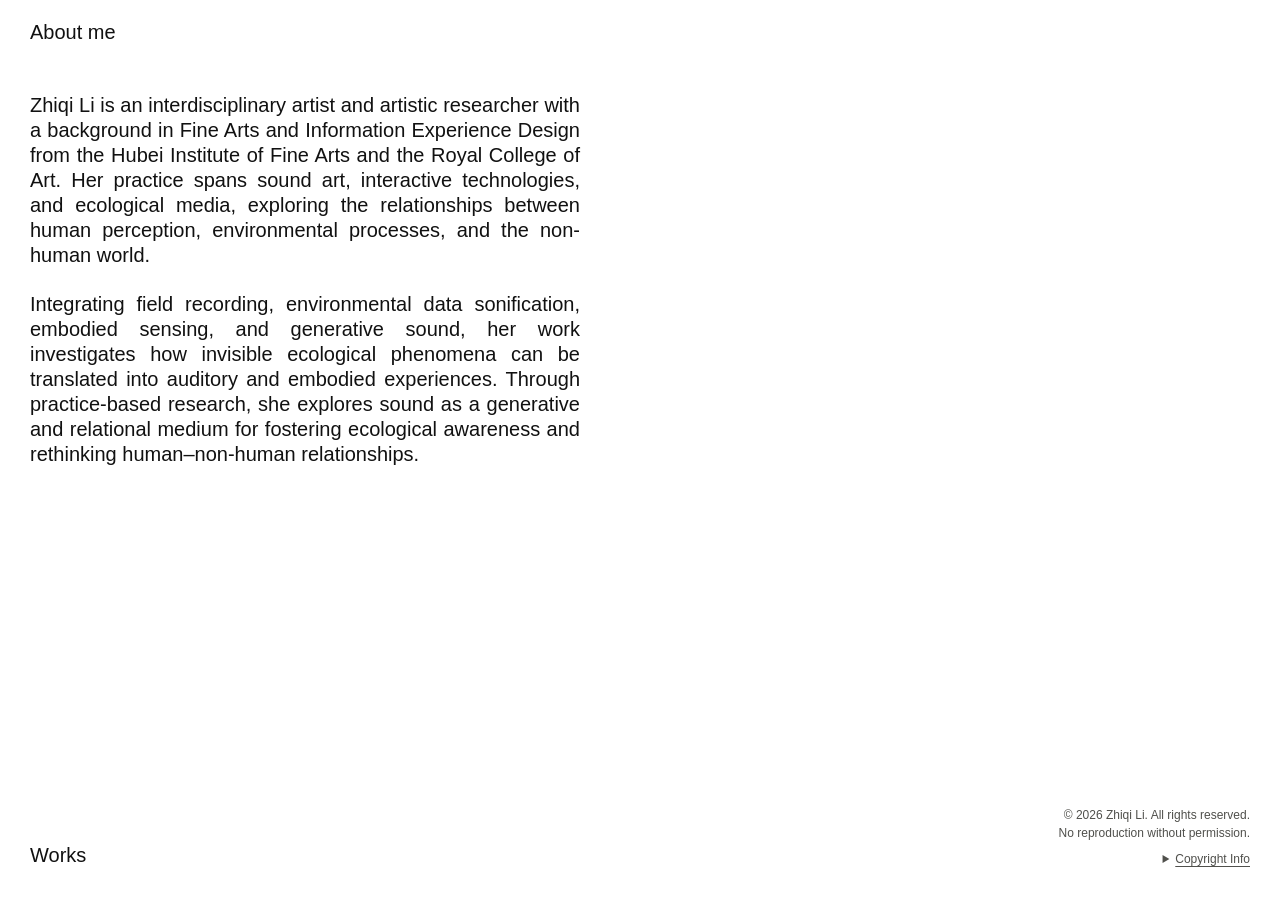
<file: about-me.html>
<!doctype html>
<html lang="en">
  <head>
    <meta charset="utf-8" />
    <meta name="viewport" content="width=device-width, initial-scale=1" />
    <title>About me | getzeekey.com</title>
    <meta name="description" content="About Zhiqi Li, an interdisciplinary artist and artistic researcher working with sound art, interactive technologies and ecological media." />
    <meta name="theme-color" content="#ffffff" />
    <link rel="stylesheet" href="styles.css?v=20261110-mobile-protection" />
  </head>
  <body class="about-page">
    <main class="about-layout" aria-labelledby="about-title">
      <h1 id="about-title">About me</h1>
      <div class="about-copy">
        <p>
          Zhiqi Li is an interdisciplinary artist and artistic researcher with a background in Fine Arts
          and Information Experience Design from the Hubei Institute of Fine Arts and the Royal College
          of Art. Her practice spans sound art, interactive technologies, and ecological media, exploring
          the relationships between human perception, environmental processes, and the non-human world.
        </p>
        <p>
          Integrating field recording, environmental data sonification, embodied sensing, and generative
          sound, her work investigates how invisible ecological phenomena can be translated into auditory
          and embodied experiences. Through practice-based research, she explores sound as a generative
          and relational medium for fostering ecological awareness and rethinking human&ndash;non-human relationships.
        </p>
      </div>
    </main>
    <footer class="project-footer">
      <a href="work.html#works">Works</a>
      <div class="about-copyright">
        <small class="about-copyright-notice">
          &copy; 2026 Zhiqi Li. All rights reserved.<br />
          No reproduction without permission.
        </small>
        <details class="copyright-info">
          <summary>Copyright Info</summary>
          <div class="copyright-info-copy">
            <p><strong>No AI Training:</strong> Content, images, and artworks on this site may not be used for AI training, data scraping, or machine learning purposes.</p>
            <p><strong>Artwork Ownership:</strong> Purchase of an original artwork or print does not transfer copyright. All reproduction rights remain exclusively with the artist.</p>
          </div>
        </details>
      </div>
    </footer>
    <script src="image-protection.js?v=20261110-mobile-protection"></script>
  </body>
</html>
</file>
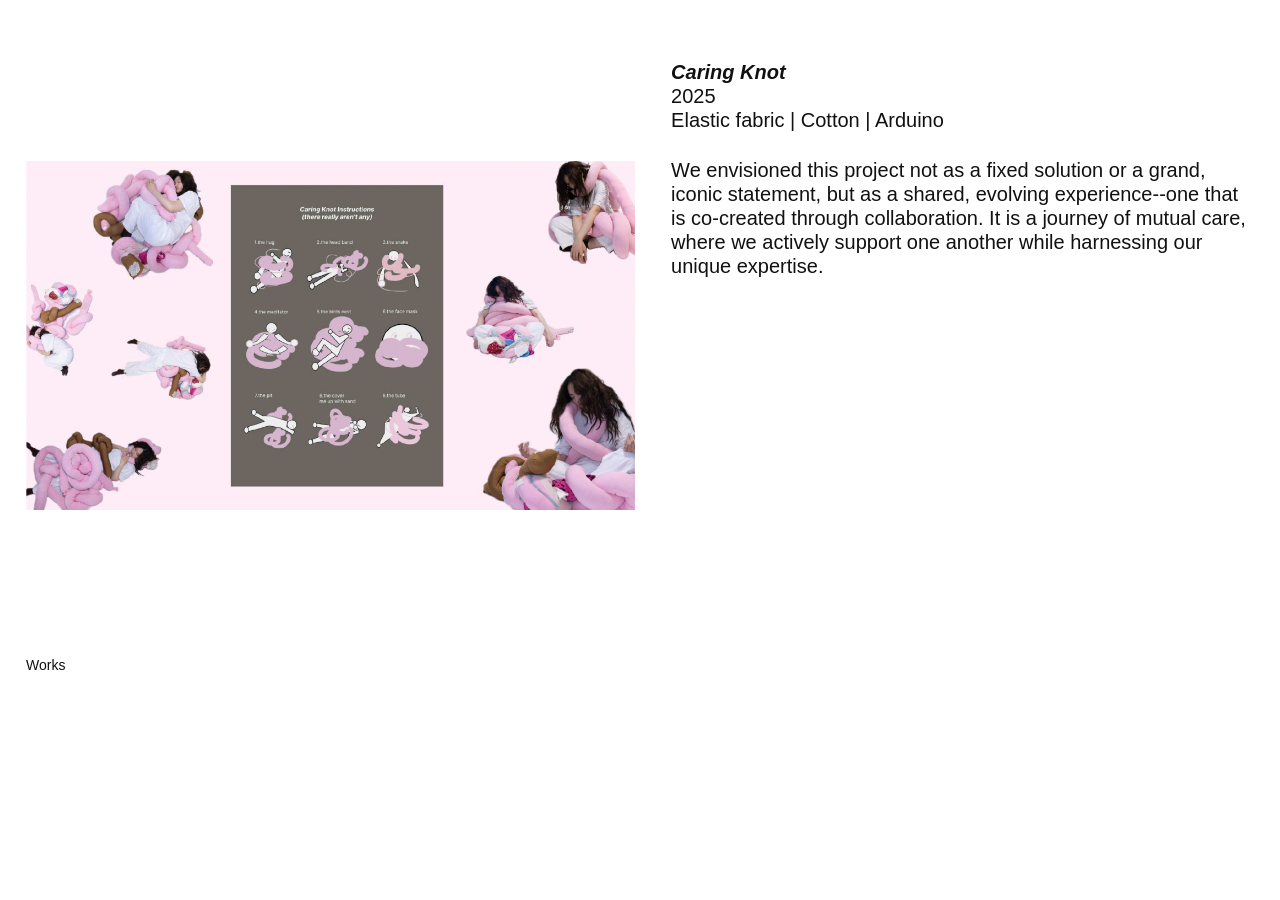
<file: caring-knot.html>
<!doctype html>
<html lang="en">
  <head>
    <meta charset="utf-8" />
    <meta name="viewport" content="width=device-width, initial-scale=1" />
    <title>Caring Knot | getzeekey.com</title>
    <meta name="description" content="Caring Knot (2025), a collaborative project in elastic fabric, cotton and Arduino exploring mutual care and shared experience." />
    <meta name="theme-color" content="#ffffff" />
    <link rel="stylesheet" href="styles.css?v=20261110-mobile-protection" />
    <script src="caring-knot.js" defer></script>
  </head>
  <body class="project-page caring-page">
    <main class="project-layout">
      <section aria-label="Caring Knot photographs">
        <button
          class="project-gallery"
          type="button"
          data-gallery
          data-gallery-images='["assets/caring-24.png"]'
          aria-label="Caring Knot, image 1 of 1"
        >
          <img src="assets/caring-24.png" alt="Caring Knot, photograph 24" width="2212" height="1266" data-gallery-image fetchpriority="high" />
        </button>
        <p class="visually-hidden" data-gallery-status role="status" aria-live="polite">Image 1 of 1</p>
      </section>

      <article class="project-information" aria-labelledby="project-title">
        <div class="project-metadata">
          <h1 id="project-title">Caring Knot</h1>
          <p>2025</p>
          <p>Elastic fabric | Cotton | Arduino</p>
        </div>
        <p class="project-description">
          We envisioned this project not as a fixed solution or a grand, iconic statement, but as a shared,
          evolving experience--one that is co-created through collaboration. It is a journey of mutual care,
          where we actively support one another while harnessing our unique expertise.
        </p>
      </article>
    </main>

    <footer class="project-footer">
      <a href="work.html#works">Works</a>
    </footer>
    <script src="image-protection.js?v=20261110-mobile-protection"></script>
  </body>
</html>
</file>
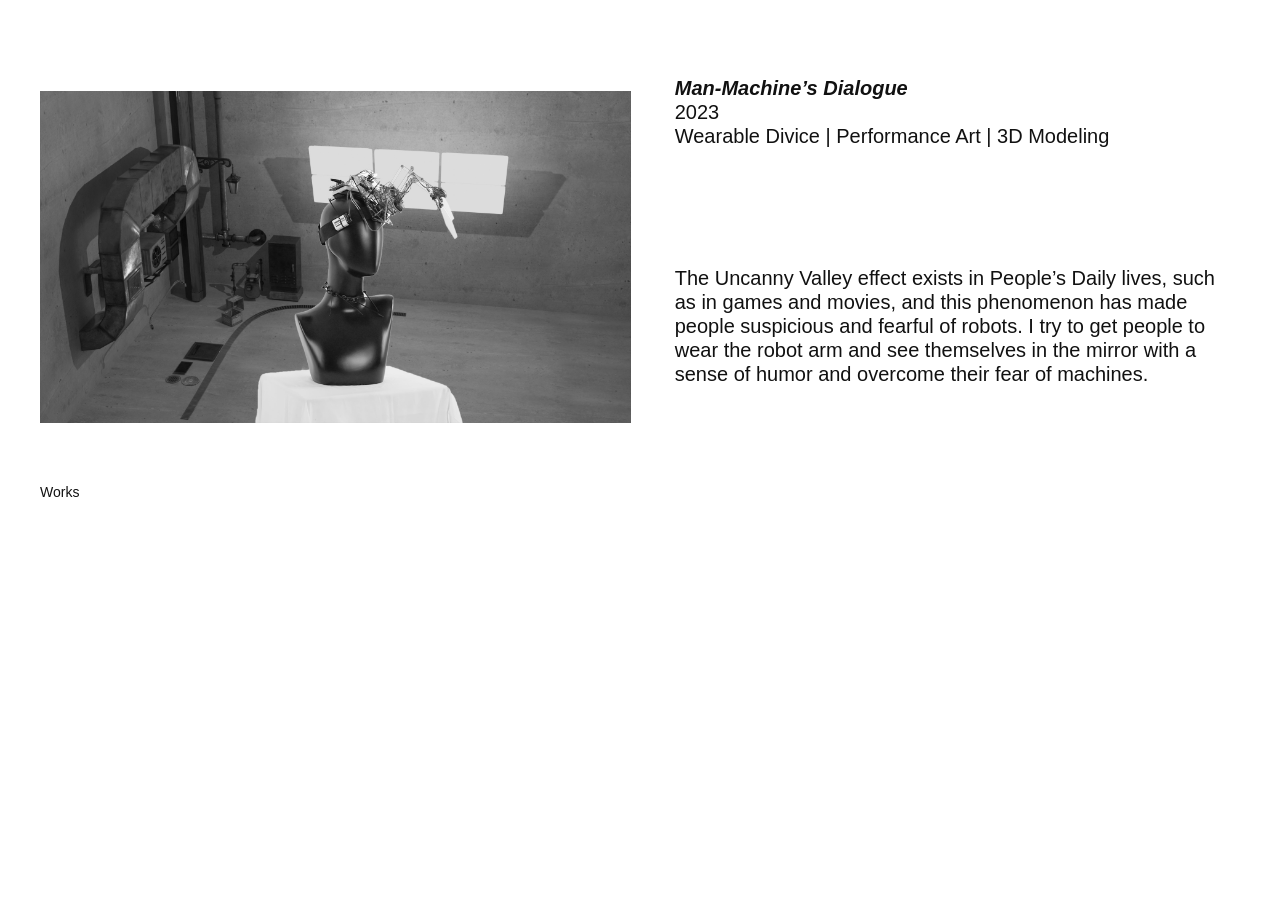
<file: man-machines-dialogue.html>
<!doctype html>
<html lang="en">
  <head>
    <meta charset="utf-8" />
    <meta name="viewport" content="width=device-width, initial-scale=1" />
    <title>Man-Machine&rsquo;s Dialogue | getzeekey.com</title>
    <meta name="description" content="Man-Machine's Dialogue (2023), a wearable device and performance exploring the uncanny valley and our fear of machines." />
    <meta name="theme-color" content="#ffffff" />
    <link rel="stylesheet" href="styles.css?v=20261110-mobile-protection" />
    <script src="man-machines-dialogue.js?v=20261104-dialogue-borderless" defer></script>
  </head>
  <body class="project-page dialogue-page">
    <main class="project-layout">
      <section aria-label="Man-Machine's Dialogue photographs">
        <button
          class="project-gallery"
          type="button"
          data-gallery
          data-gallery-images='["assets/dialogue-i.jpg","assets/dialogue-j.jpg","assets/dialogue-k.jpg","assets/dialogue-l.jpg","assets/dialogue-m.jpg","assets/dialogue-n.jpg","assets/dialogue-o.jpg","assets/dialogue-p.jpg","assets/dialogue-q.jpg"]'
          aria-label="Man-Machine's Dialogue, image 1 of 9. Next image"
        >
          <img src="assets/dialogue-i.jpg" alt="Man-Machine's Dialogue wearable device, photograph 1 of 9" width="1920" height="1080" data-gallery-image fetchpriority="high" />
        </button>
        <p class="visually-hidden" data-gallery-status role="status" aria-live="polite">Image 1 of 9</p>
      </section>

      <article class="project-information" aria-labelledby="project-title">
        <div class="project-metadata">
          <h1 id="project-title">Man-Machine&rsquo;s Dialogue</h1>
          <p>2023</p>
          <p>Wearable Divice | Performance Art | 3D Modeling</p>
        </div>
        <p class="project-description">
          The Uncanny Valley effect exists in People&rsquo;s Daily lives, such as in games and movies, and this phenomenon
          has made people suspicious and fearful of robots. I try to get people to wear the robot arm and see themselves
          in the mirror with a sense of humor and overcome their fear of machines.
        </p>
      </article>
    </main>

    <footer class="project-footer">
      <a href="work.html#works">Works</a>
    </footer>
    <script src="image-protection.js?v=20261110-mobile-protection"></script>
  </body>
</html>
</file>
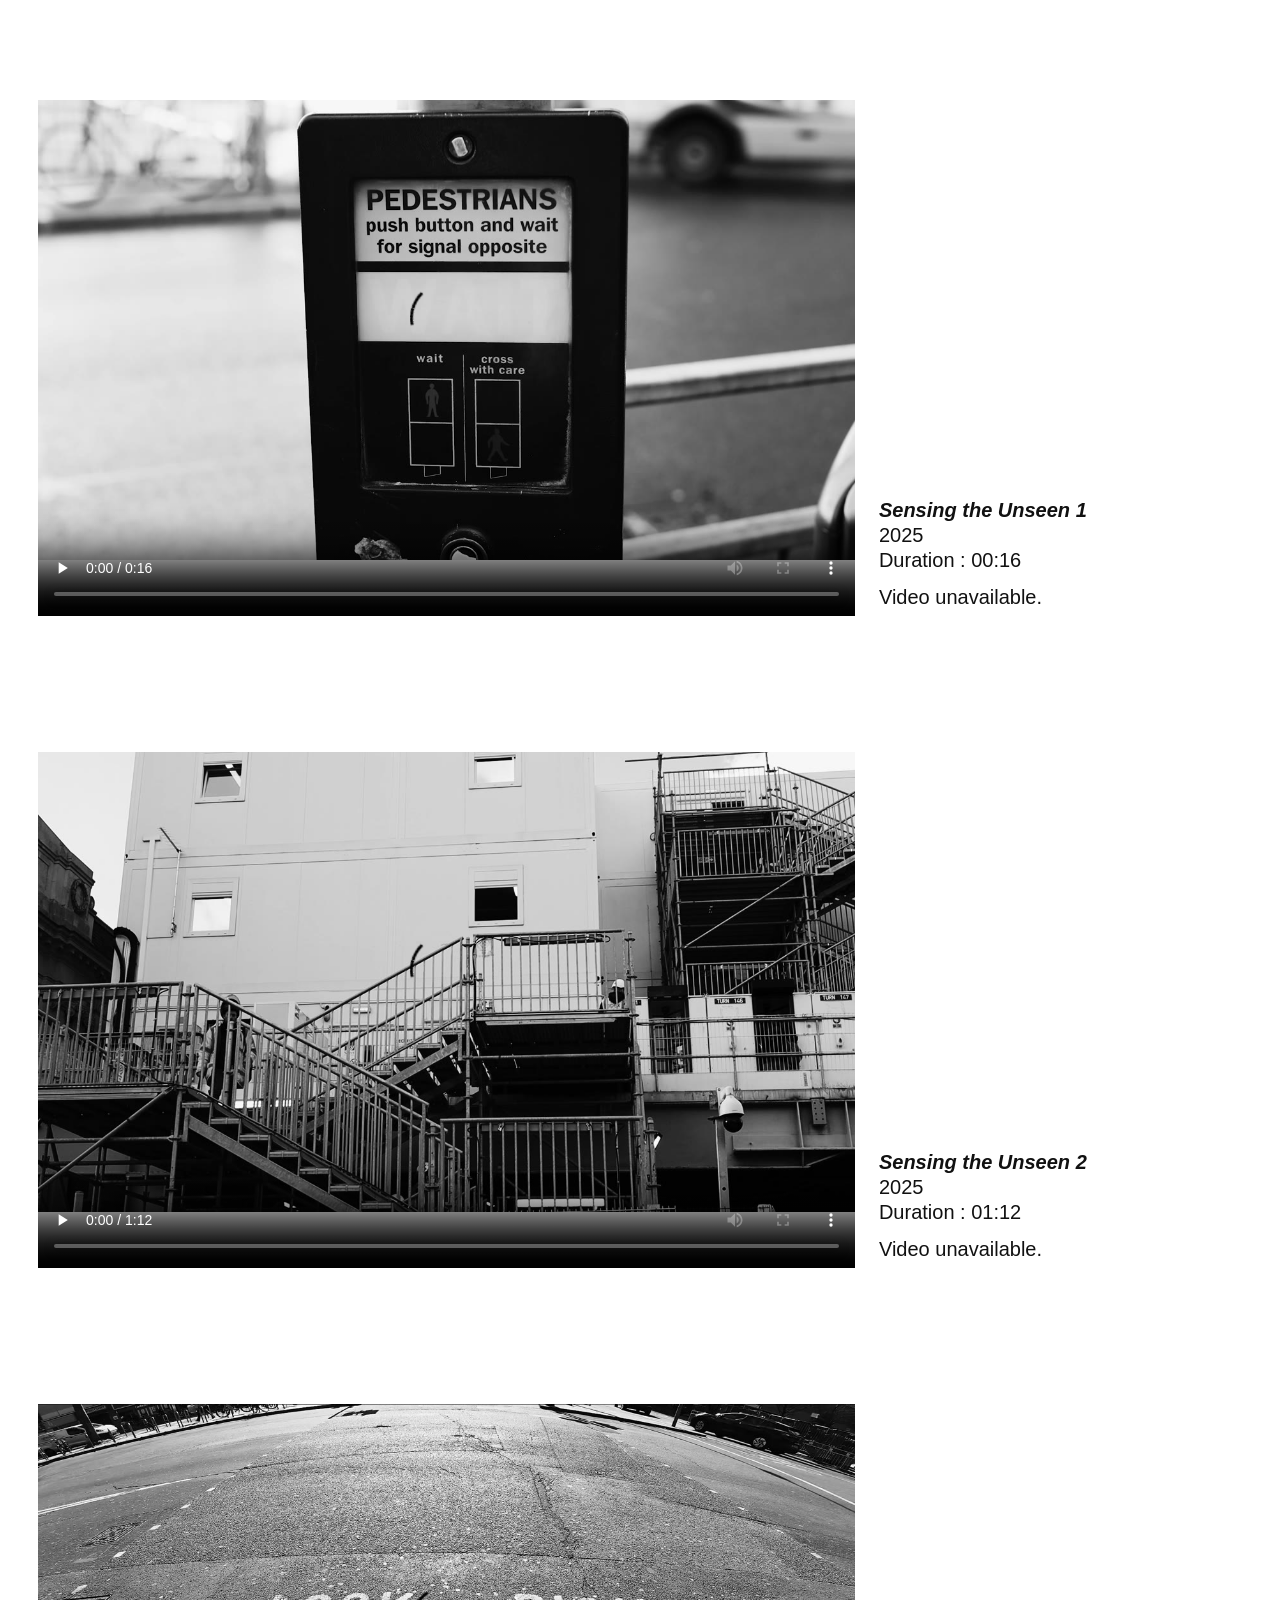
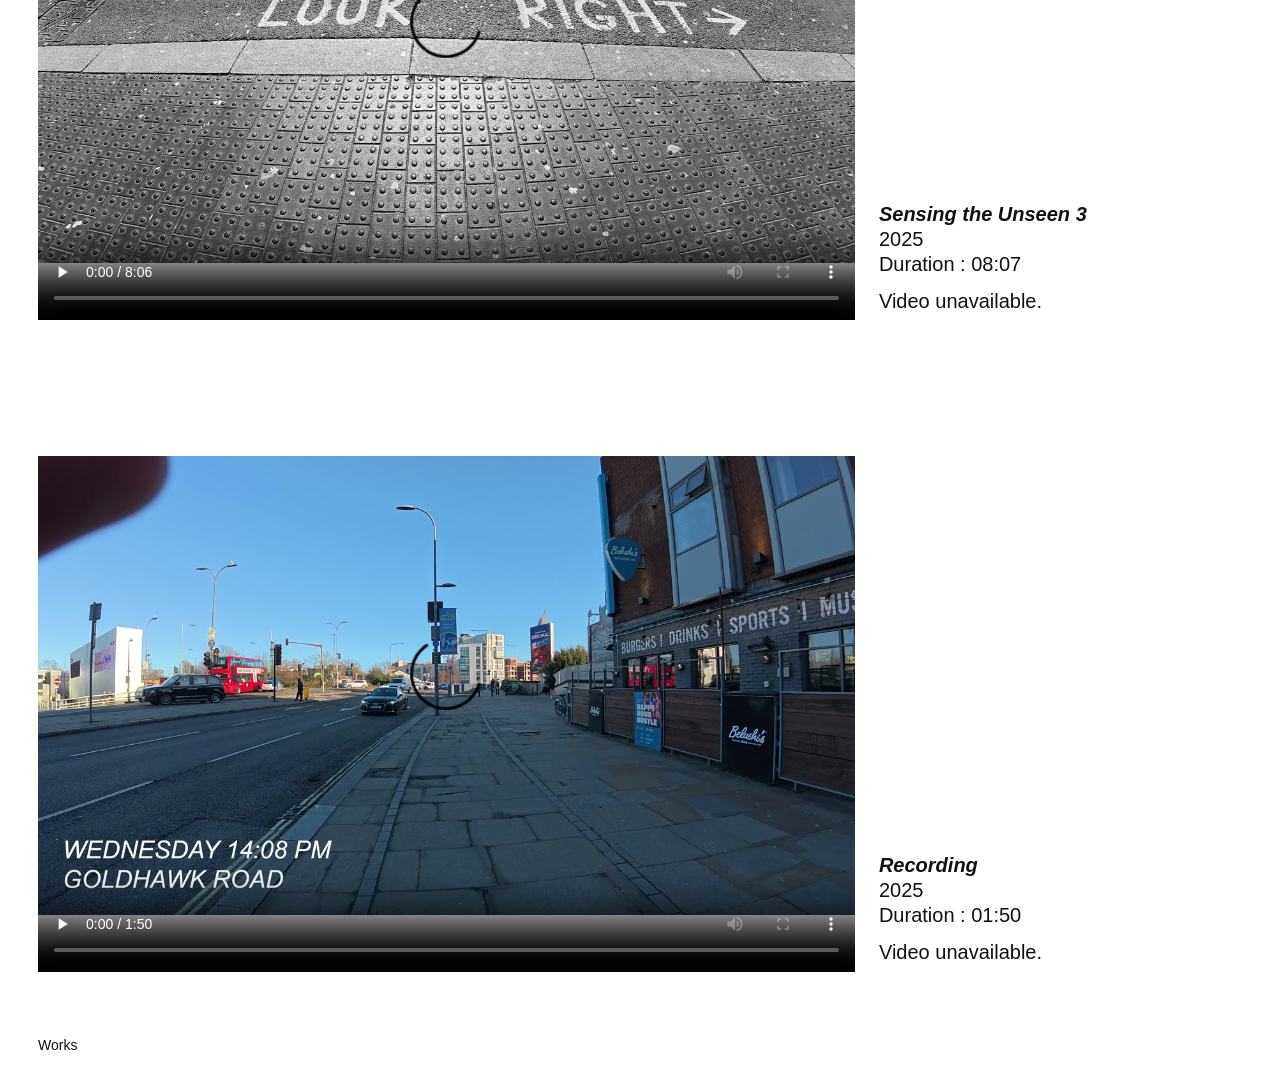
<file: moving-image.html>
<!doctype html>
<html lang="en">
  <head>
    <meta charset="utf-8" />
    <meta name="viewport" content="width=device-width, initial-scale=1" />
    <title>Moving Image | getzeekey.com</title>
    <meta name="description" content="Sensing the Unseen 1, 2, 3 and Recording, moving-image works from 2025." />
    <meta name="theme-color" content="#ffffff" />
    <link rel="stylesheet" href="styles.css?v=20261110-mobile-protection" />
    <script src="assets/vendor/hls-1.7.4.light.min.js" defer></script>
    <script src="moving-image.js?v=20261104-moving-image" defer></script>
  </head>
  <body class="project-page moving-image-page">
    <h1 class="visually-hidden">Moving Image</h1>
    <main class="moving-image-list">
      <section class="moving-image-item" aria-labelledby="sensing-1-title">
        <video controls playsinline preload="metadata" width="1280" height="720" poster="assets/moving-image/sensing-1/poster.jpg" data-hls="assets/moving-image/sensing-1/index.m3u8" aria-labelledby="sensing-1-title"></video>
        <div class="moving-image-caption">
          <h2 id="sensing-1-title">Sensing the Unseen 1</h2>
          <p>2025</p>
          <p>Duration : 00:16</p>
          <p class="moving-image-error" data-video-error role="status" hidden>Video unavailable.</p>
        </div>
      </section>
      <section class="moving-image-item" aria-labelledby="sensing-2-title">
        <video controls playsinline preload="metadata" width="1280" height="720" poster="assets/moving-image/sensing-2/poster.jpg" data-hls="assets/moving-image/sensing-2/index.m3u8" aria-labelledby="sensing-2-title"></video>
        <div class="moving-image-caption">
          <h2 id="sensing-2-title">Sensing the Unseen 2</h2>
          <p>2025</p>
          <p>Duration : 01:12</p>
          <p class="moving-image-error" data-video-error role="status" hidden>Video unavailable.</p>
        </div>
      </section>
      <section class="moving-image-item" aria-labelledby="sensing-3-title">
        <video controls playsinline preload="metadata" width="1280" height="720" poster="assets/moving-image/sensing-3/poster.jpg" data-hls="assets/moving-image/sensing-3/index.m3u8" aria-labelledby="sensing-3-title"></video>
        <div class="moving-image-caption">
          <h2 id="sensing-3-title">Sensing the Unseen 3</h2>
          <p>2025</p>
          <p>Duration : 08:07</p>
          <p class="moving-image-error" data-video-error role="status" hidden>Video unavailable.</p>
        </div>
      </section>
      <section class="moving-image-item" aria-labelledby="recording-title">
        <video controls playsinline preload="metadata" width="1280" height="720" poster="assets/moving-image/recording/poster.jpg" data-hls="assets/moving-image/recording/index.m3u8" aria-labelledby="recording-title"></video>
        <div class="moving-image-caption">
          <h2 id="recording-title">Recording</h2>
          <p>2025</p>
          <p>Duration : 01:50</p>
          <p class="moving-image-error" data-video-error role="status" hidden>Video unavailable.</p>
        </div>
      </section>
    </main>
    <footer class="project-footer">
      <a href="work.html#works">Works</a>
    </footer>
    <script src="image-protection.js?v=20261110-mobile-protection"></script>
  </body>
</html>
</file>
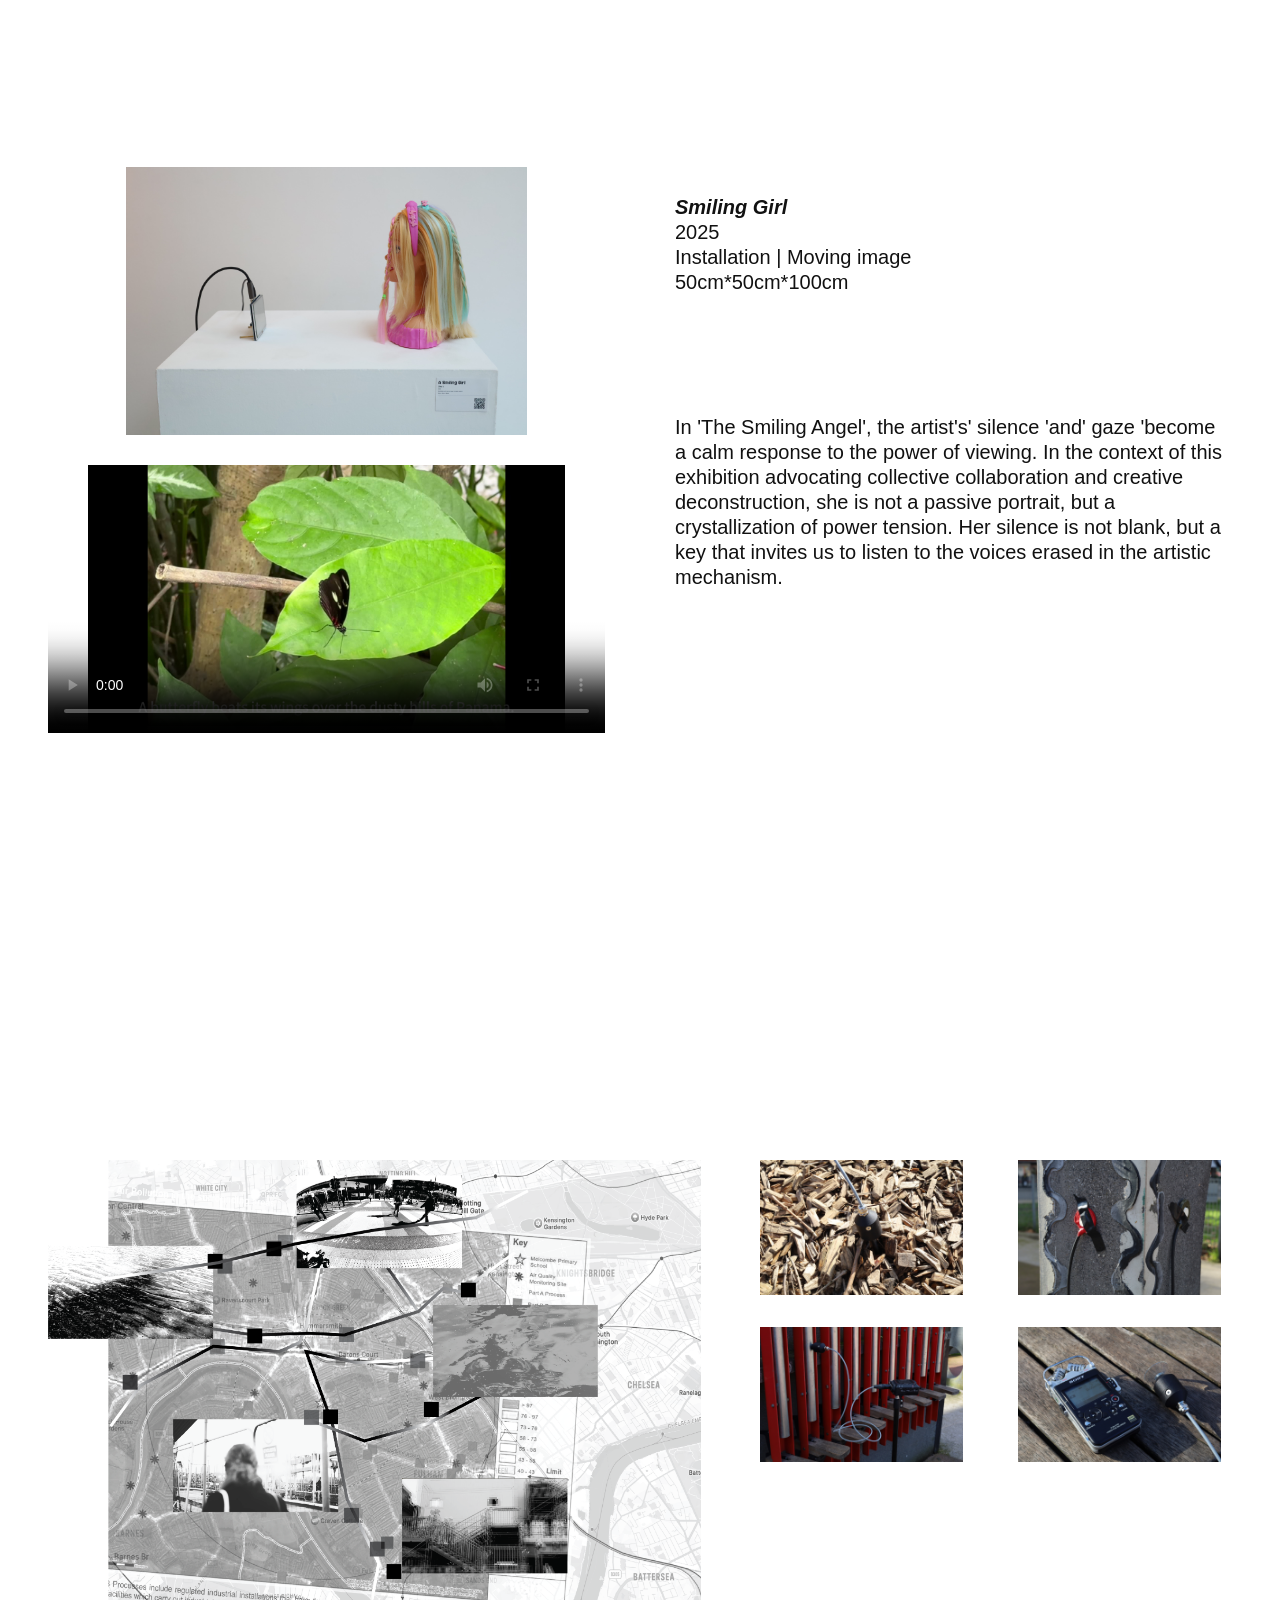
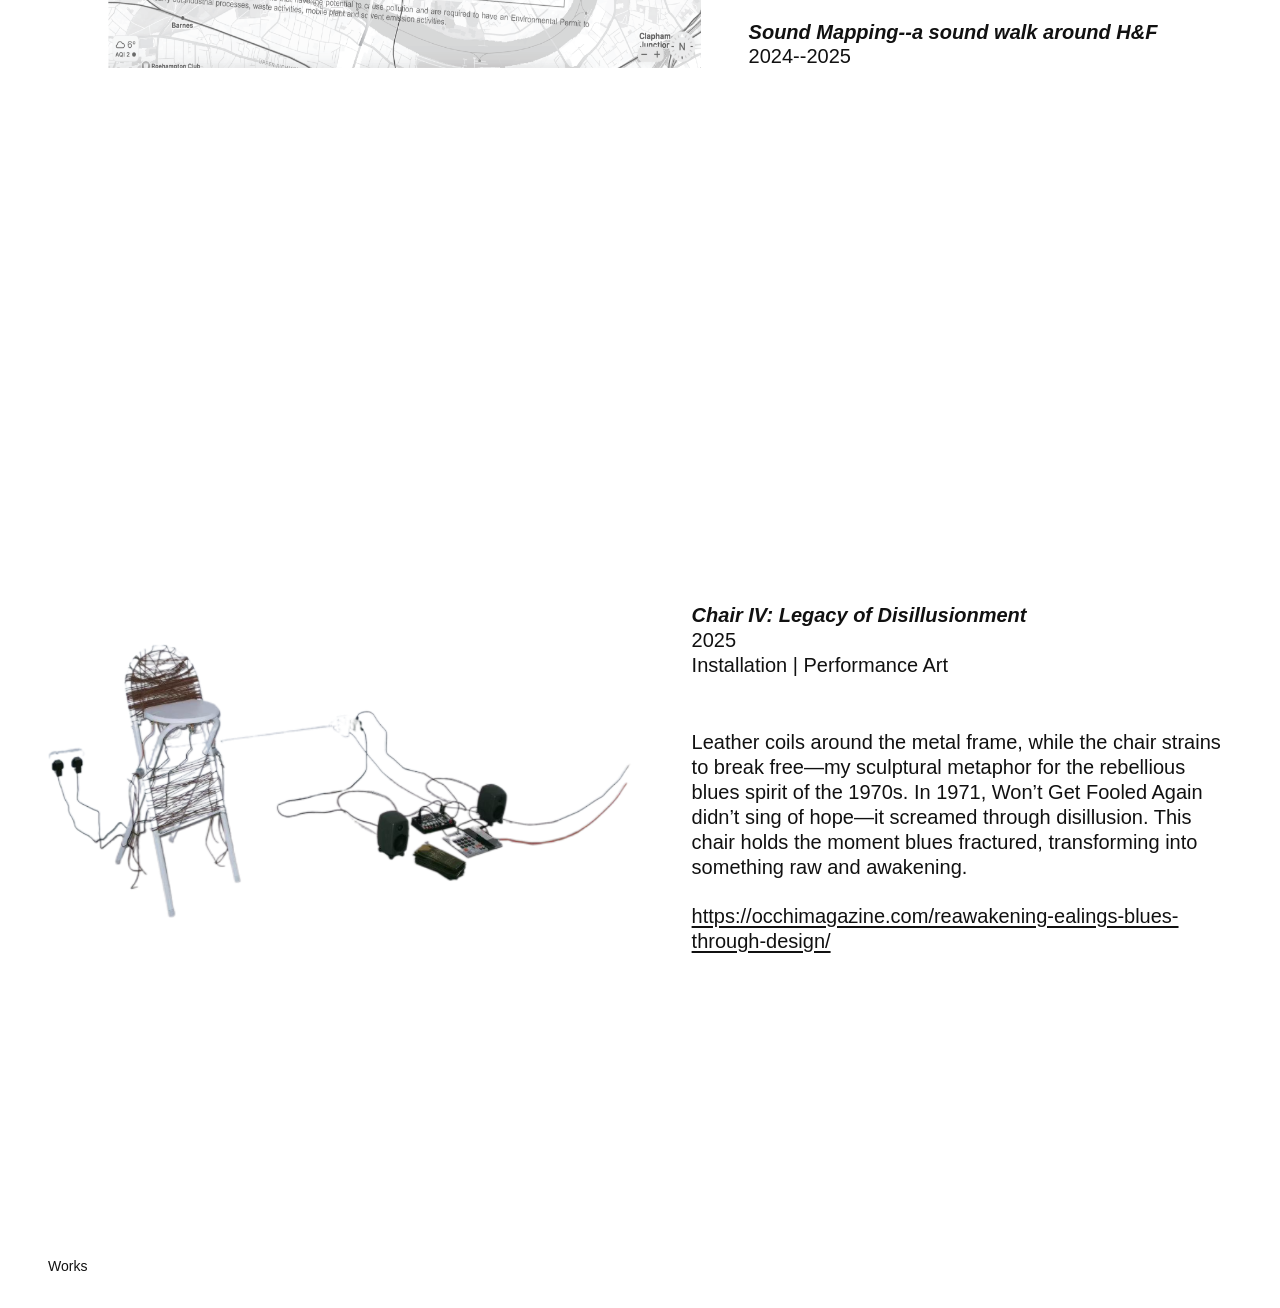
<file: other-works.html>
<!doctype html>
<html lang="en">
  <head>
    <meta charset="utf-8" />
    <meta name="viewport" content="width=device-width, initial-scale=1" />
    <title>Other Works | getzeekey.com</title>
    <meta name="description" content="Smiling Girl, Sound Mapping and Chair IV: Legacy of Disillusionment, installation, moving-image and performance works by getzeekey." />
    <meta name="theme-color" content="#ffffff" />
    <link rel="stylesheet" href="styles.css?v=20261110-mobile-protection" />
    <script src="sound-map.js?v=20261105-map-previews" defer></script>
  </head>
  <body class="project-page smiling-page other-works-page">
    <main class="other-works-layout">
      <section class="project-layout other-work-section" id="smiling-girl" aria-labelledby="project-title">
        <section class="smiling-media" aria-label="Smiling Girl photographs and video">
          <figure class="project-gallery">
            <img src="assets/smiling-girl-01.jpg" alt="Smiling Girl installation" width="2400" height="1600" fetchpriority="high" />
          </figure>
          <video controls playsinline preload="metadata" width="1280" height="720" poster="assets/smiling-girl-poster.jpg" aria-label="Smiling Girl film">
            <source src="assets/smiling-girl-video.mp4" type="video/mp4" />
          </video>
        </section>
        <article class="project-information" aria-labelledby="project-title">
          <div class="project-metadata">
            <h1 id="project-title">Smiling Girl</h1>
            <p>2025</p>
            <p>Installation | Moving image</p>
            <p>50cm*50cm*100cm</p>
          </div>
          <p class="project-description">
            In 'The Smiling Angel', the artist's' silence 'and' gaze 'become a calm response to the power of viewing.
            In the context of this exhibition advocating collective collaboration and creative deconstruction,
            she is not a passive portrait, but a crystallization of power tension. Her silence is not blank,
            but a key that invites us to listen to the voices erased in the artistic mechanism.
          </p>
        </article>
      </section>
      <section class="sound-mapping other-work-section" id="sound-mapping" aria-labelledby="sound-mapping-title">
        <div class="sound-mapping-layout">
          <div class="sound-map-image" data-sound-map>
            <div class="sound-map-canvas">
              <a class="sound-map-original" href="sound-map-viewer.html" target="_blank" rel="noopener" aria-label="View full-size sound map" title="View full-size sound map">
                <img src="assets/sound-map.png" alt="Sound map of a walk around Hammersmith and Fulham" width="4519" height="3523" loading="lazy" decoding="async" />
              </a>
              <button class="sound-map-hotspot" type="button" data-location="1" aria-label="Play sound map location 1 with sound" aria-pressed="false" title="Play location 1 with sound">
                <video loop muted playsinline preload="none" data-preview-src="assets/sound-map-previews/location-01.mp4" width="640" height="360" aria-hidden="true"></video>
                <span class="sound-map-control" aria-hidden="true">
                  <img class="map-play-icon" src="assets/sound-map-previews/play.svg" alt="" width="16" height="16" />
                  <img class="map-sound-icon" src="assets/sound-map-previews/volume-2.svg" alt="" width="16" height="16" />
                </span>
              </button>
              <button class="sound-map-hotspot" type="button" data-location="2" aria-label="Play sound map location 2 with sound" aria-pressed="false" title="Play location 2 with sound">
                <video loop muted playsinline preload="none" data-preview-src="assets/sound-map-previews/location-02.mp4" width="640" height="360" aria-hidden="true"></video>
                <span class="sound-map-control" aria-hidden="true">
                  <img class="map-play-icon" src="assets/sound-map-previews/play.svg" alt="" width="16" height="16" />
                  <img class="map-sound-icon" src="assets/sound-map-previews/volume-2.svg" alt="" width="16" height="16" />
                </span>
              </button>
              <button class="sound-map-hotspot" type="button" data-location="3" aria-label="Play sound map location 3 with sound" aria-pressed="false" title="Play location 3 with sound">
                <video loop muted playsinline preload="none" data-preview-src="assets/sound-map-previews/location-03.mp4" width="640" height="360" aria-hidden="true"></video>
                <span class="sound-map-control" aria-hidden="true">
                  <img class="map-play-icon" src="assets/sound-map-previews/play.svg" alt="" width="16" height="16" />
                  <img class="map-sound-icon" src="assets/sound-map-previews/volume-2.svg" alt="" width="16" height="16" />
                </span>
              </button>
              <button class="sound-map-hotspot" type="button" data-location="4" aria-label="Play sound map location 4 with sound" aria-pressed="false" title="Play location 4 with sound">
                <video loop muted playsinline preload="none" data-preview-src="assets/sound-map-previews/location-04.mp4" width="640" height="360" aria-hidden="true"></video>
                <span class="sound-map-control" aria-hidden="true">
                  <img class="map-play-icon" src="assets/sound-map-previews/play.svg" alt="" width="16" height="16" />
                  <img class="map-sound-icon" src="assets/sound-map-previews/volume-2.svg" alt="" width="16" height="16" />
                </span>
              </button>
              <button class="sound-map-hotspot" type="button" data-location="5" aria-label="Play sound map location 5 with sound" aria-pressed="false" title="Play location 5 with sound">
                <video loop muted playsinline preload="none" data-preview-src="assets/sound-map-previews/location-05.mp4" width="640" height="360" aria-hidden="true"></video>
                <span class="sound-map-control" aria-hidden="true">
                  <img class="map-play-icon" src="assets/sound-map-previews/play.svg" alt="" width="16" height="16" />
                  <img class="map-sound-icon" src="assets/sound-map-previews/volume-2.svg" alt="" width="16" height="16" />
                </span>
              </button>
            </div>
          </div>
          <div class="sound-mapping-sidebar">
            <div class="sound-mapping-photos">
              <figure>
                <img src="assets/field-recording-01.jpg" alt="Field recording 1" width="1800" height="1200" loading="lazy" decoding="async" />
              </figure>
              <figure>
                <img src="assets/field-recording-02.jpg" alt="Field recording 2" width="1800" height="1200" loading="lazy" decoding="async" />
              </figure>
              <figure>
                <img src="assets/field-recording-03.jpg" alt="Field recording 3" width="1800" height="1200" loading="lazy" decoding="async" />
              </figure>
              <figure>
                <img src="assets/field-recording-04.jpg" alt="Field recording 4" width="1800" height="1200" loading="lazy" decoding="async" />
              </figure>
            </div>
            <div class="sound-mapping-caption">
              <h2 id="sound-mapping-title">Sound Mapping--a sound walk around H&amp;F</h2>
              <p>2024--2025</p>
            </div>
          </div>
        </div>
      </section>
      <section class="chair-project other-work-section" id="chair-iv" aria-labelledby="chair-iv-title">
        <figure class="chair-media">
          <img src="assets/chair-iv.png" alt="Chair IV: Legacy of Disillusionment, a metal chair wrapped in leather with connected sound equipment" width="1631" height="771" loading="lazy" decoding="async" />
        </figure>
        <div class="chair-information">
          <div class="chair-metadata">
            <h2 id="chair-iv-title">Chair IV: Legacy of Disillusionment</h2>
            <p>2025</p>
            <p>Installation | Performance Art</p>
          </div>
          <p class="chair-description">
            Leather coils around the metal frame, while the chair strains to break free&mdash;my sculptural
            metaphor for the rebellious blues spirit of the 1970s. In 1971, Won&rsquo;t Get Fooled Again
            didn&rsquo;t sing of hope&mdash;it screamed through disillusion. This chair holds the moment blues
            fractured, transforming into something raw and awakening.
          </p>
          <p class="chair-reference">
            <a href="https://occhimagazine.com/reawakening-ealings-blues-through-design/" target="_blank" rel="noopener noreferrer">https://occhimagazine.com/reawakening-ealings-blues-through-design/</a>
          </p>
        </div>
      </section>
    </main>
    <footer class="project-footer">
      <a href="work.html#works">Works</a>
    </footer>
    <script src="image-protection.js?v=20261110-mobile-protection"></script>
  </body>
</html>
</file>
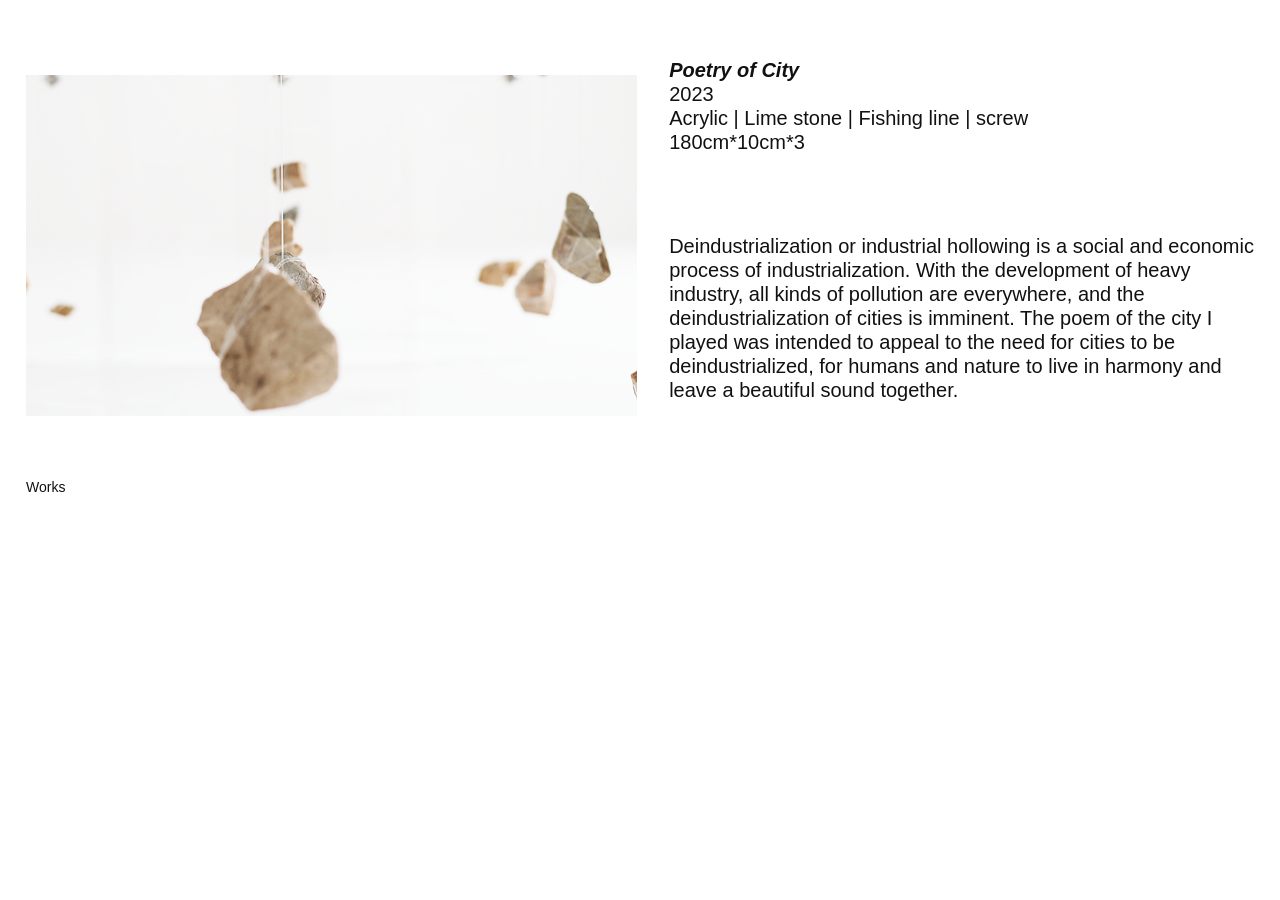
<file: poetry-of-city.html>
<!doctype html>
<html lang="en">
  <head>
    <meta charset="utf-8" />
    <meta name="viewport" content="width=device-width, initial-scale=1" />
    <title>Poetry of City | getzeekey.com</title>
    <meta name="description" content="Poetry of City (2023): an artwork in acrylic, lime stone, fishing line and screw, exploring deindustrialization and harmony between humans and nature." />
    <meta name="theme-color" content="#ffffff" />
    <link rel="stylesheet" href="styles.css?v=20261110-mobile-protection" />
    <script src="poetry-of-city.js" defer></script>
  </head>
  <body class="project-page poetry-page">
    <main class="project-layout">
      <section aria-label="Poetry of City photographs">
        <button
          class="project-gallery"
          type="button"
          data-gallery
          data-gallery-images='["assets/poetry-a.png", "assets/poetry-b.jpg", "assets/poetry-c.png", "assets/poetry-d.jpg", "assets/poetry-e.jpg", "assets/poetry-f.jpg", "assets/poetry-g.jpg", "assets/poetry-h.jpg"]'
          aria-label="Poetry of City, image 1 of 8. Next image"
        >
          <img src="assets/poetry-a.png" alt="Poetry of City installation, photograph 1 of 8" width="792" height="442" data-gallery-image fetchpriority="high" />
        </button>
        <p class="visually-hidden" data-gallery-status role="status" aria-live="polite">Image 1 of 8</p>
      </section>

      <article class="project-information" aria-labelledby="project-title">
        <div class="project-metadata">
          <h1 id="project-title">Poetry of City</h1>
          <p>2023</p>
          <p>Acrylic | Lime stone | Fishing line | screw</p>
          <p>180cm*<wbr>10cm*<wbr>3</p>
        </div>
        <p class="project-description">
          Deindustrialization or industrial hollowing is a social and economic process of industrialization.
          With the development of heavy industry, all kinds of pollution are everywhere, and the
          deindustrialization of cities is imminent. The poem of the city I played was intended to appeal to
          the need for cities to be deindustrialized, for humans and nature to live in harmony and leave a
          beautiful sound together.
        </p>
      </article>
    </main>

    <footer class="project-footer">
      <a href="work.html#works">Works</a>
    </footer>
    <script src="image-protection.js?v=20261110-mobile-protection"></script>
  </body>
</html>
</file>
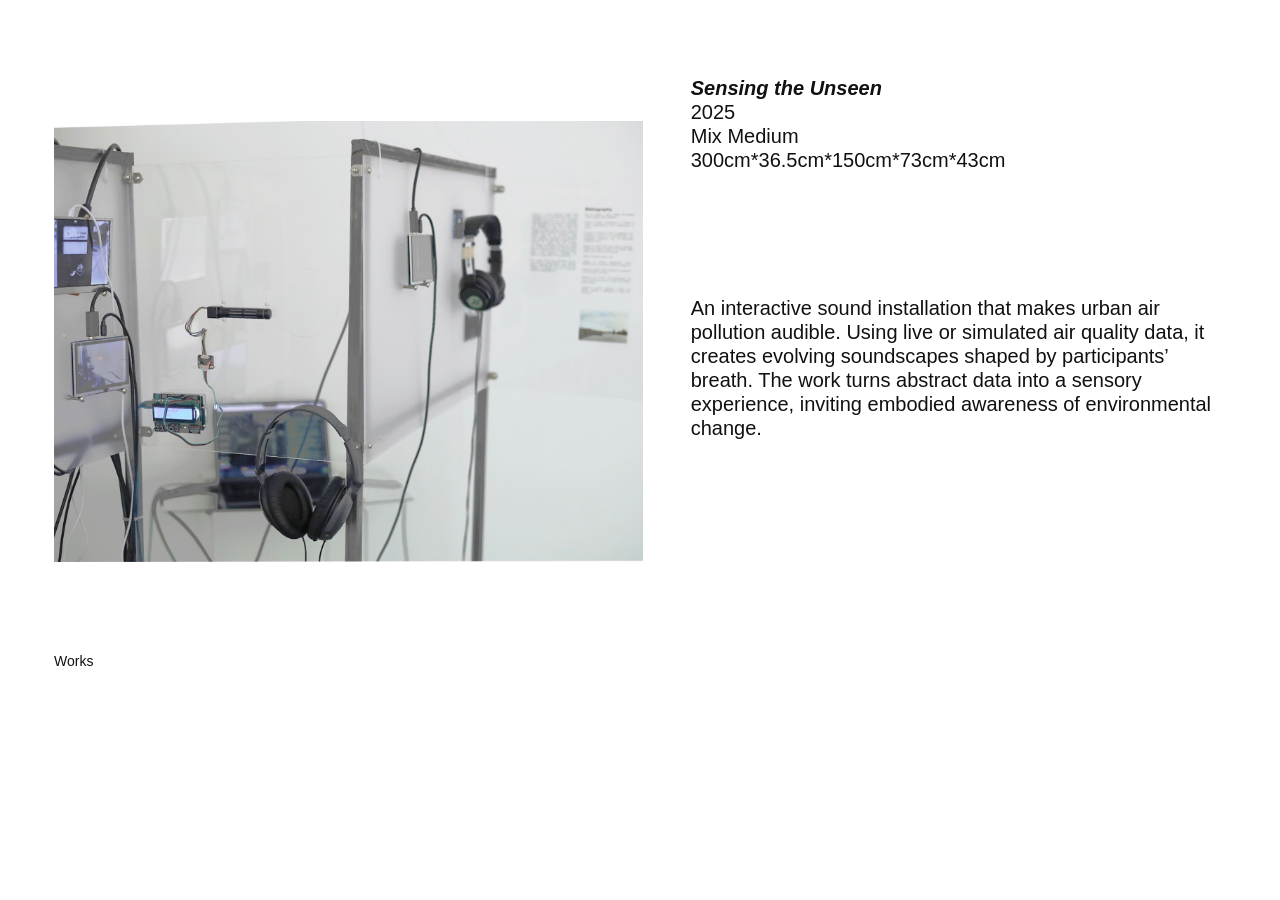
<file: sensing-the-unseen.html>
<!doctype html>
<html lang="en">
  <head>
    <meta charset="utf-8" />
    <meta name="viewport" content="width=device-width, initial-scale=1" />
    <title>Sensing the Unseen | getzeekey.com</title>
    <meta name="description" content="Sensing the Unseen (2025), an interactive sound installation that makes urban air pollution audible." />
    <meta name="theme-color" content="#ffffff" />
    <link rel="stylesheet" href="styles.css?v=20261110-mobile-protection" />
    <script src="sensing-the-unseen.js" defer></script>
  </head>
  <body class="project-page">
    <main class="project-layout">
      <section aria-label="Sensing the Unseen photographs">
        <button
          class="project-gallery"
          type="button"
          data-gallery
          data-gallery-images='["assets/sensing-unseen-01.jpg", "assets/sensing-unseen-02.jpg", "assets/sensing-unseen-03.jpg", "assets/sensing-unseen-04.jpg", "assets/sensing-unseen-05.jpg", "assets/sensing-unseen-06.jpg"]'
          aria-label="Sensing the Unseen, image 1 of 6. Next image"
        >
          <img src="assets/sensing-unseen-01.jpg" alt="Sensing the Unseen installation, photograph 1 of 6" width="1678" height="1258" data-gallery-image fetchpriority="high" />
        </button>
        <p class="visually-hidden" data-gallery-status role="status" aria-live="polite">Image 1 of 6</p>
      </section>

      <article class="project-information" aria-labelledby="project-title">
        <div class="project-metadata">
          <h1 id="project-title">Sensing the Unseen</h1>
          <p>2025</p>
          <p>Mix Medium</p>
          <p>300cm*<wbr>36.5cm*<wbr>150cm*<wbr>73cm*<wbr>43cm</p>
        </div>
        <p class="project-description">
          An interactive sound installation that makes urban air pollution audible. Using live or simulated air quality
          data, it creates evolving soundscapes shaped by participants&rsquo; breath. The work turns abstract data into a
          sensory experience, inviting embodied awareness of environmental change.
        </p>
      </article>
    </main>

    <footer class="project-footer">
      <a href="work.html#works">Works</a>
    </footer>
    <script src="image-protection.js?v=20261110-mobile-protection"></script>
  </body>
</html>
</file>
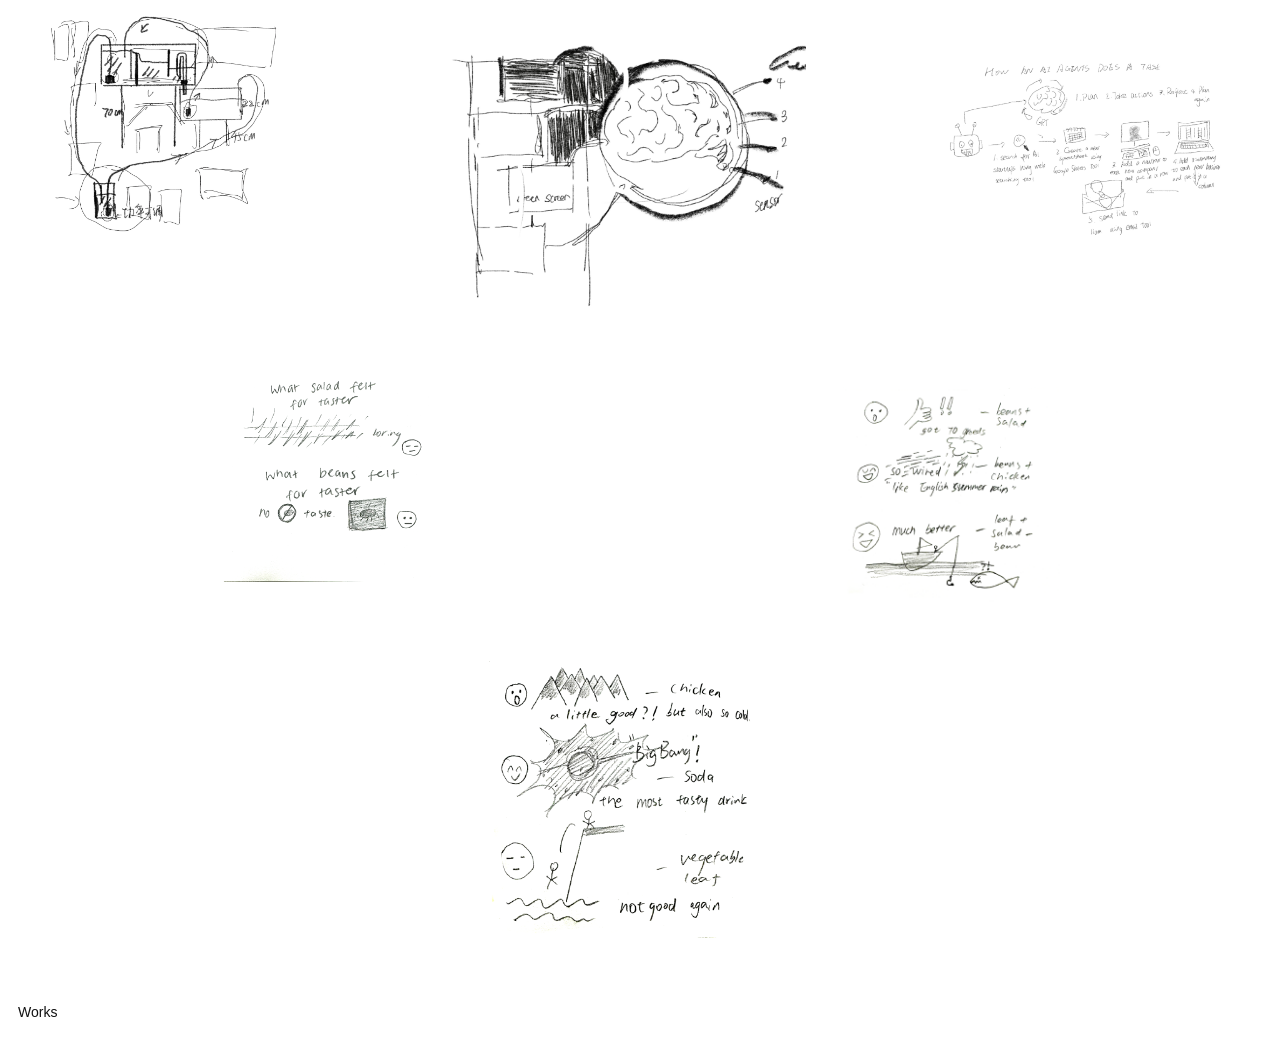
<file: sketches.html>
<!doctype html>
<html lang="en">
  <head>
    <meta charset="utf-8" />
    <meta name="viewport" content="width=device-width, initial-scale=1" />
    <title>Sketches | getzeekey.com</title>
    <meta name="description" content="A collection of six sketches by getzeekey." />
    <meta name="theme-color" content="#ffffff" />
    <link rel="stylesheet" href="styles.css?v=20261110-mobile-protection" />
  </head>
  <body class="project-page sketches-page">
    <h1 class="visually-hidden">Sketches</h1>
    <main class="sketches-wall" aria-label="Sketches">
      <figure>
        <img src="assets/sketch-r.jpg" alt="Sketch r" width="1765" height="1620" decoding="async" fetchpriority="high" />
      </figure>
      <figure>
        <img src="assets/sketch-s.jpg" alt="Sketch s" width="2160" height="1620" decoding="async" />
      </figure>
      <figure>
        <img src="assets/sketch-t.jpg" alt="Sketch t" width="2160" height="1620" decoding="async" />
      </figure>
      <figure>
        <img src="assets/sketch-u.png" alt="Sketch u" width="2100" height="1500" loading="lazy" decoding="async" />
      </figure>
      <figure>
        <img src="assets/sketch-v.png" alt="Sketch v" width="1800" height="1800" loading="lazy" decoding="async" />
      </figure>
      <figure>
        <img src="assets/sketch-w.png" alt="Sketch w" width="1800" height="1800" loading="lazy" decoding="async" />
      </figure>
    </main>
    <footer class="project-footer">
      <a href="work.html#works">Works</a>
    </footer>
    <script src="image-protection.js?v=20261110-mobile-protection"></script>
  </body>
</html>
</file>
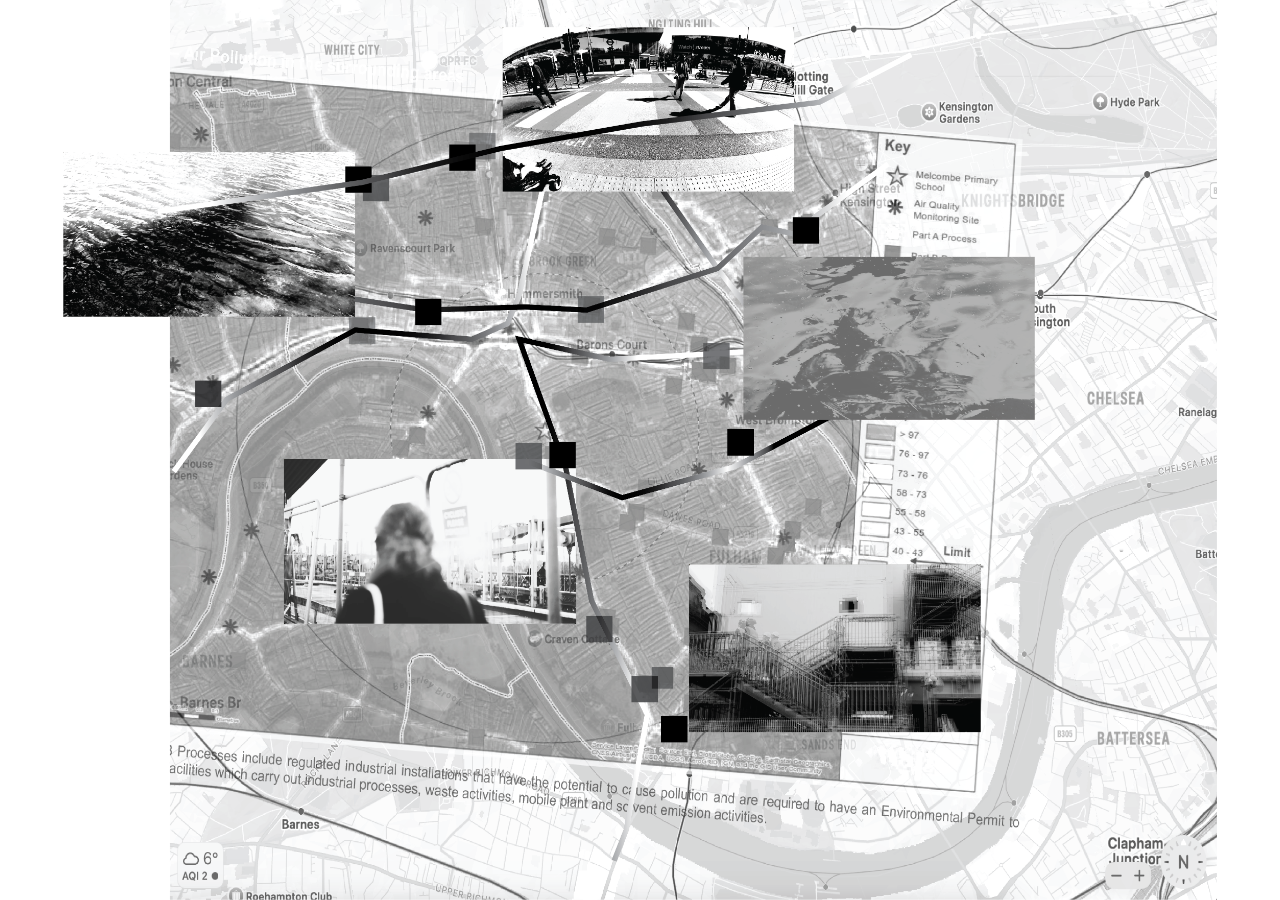
<file: sound-map-viewer.html>
<!doctype html>
<html lang="en" class="sound-map-viewer-page">
  <head>
    <meta charset="utf-8" />
    <meta name="viewport" content="width=device-width, initial-scale=1" />
    <title>Sound Map | getzeekey.com</title>
    <meta name="theme-color" content="#ffffff" />
    <link rel="stylesheet" href="styles.css?v=20261110-mobile-protection" />
  </head>
  <body class="project-page">
    <main class="sound-map-viewer" aria-label="Full-size sound map">
      <button class="sound-map-zoom" type="button" data-map-zoom aria-label="Zoom in on sound map" aria-pressed="false" title="Zoom in" draggable="false">
        <img src="assets/sound-map.png" alt="Sound map of a walk around Hammersmith and Fulham" width="4519" height="3523" draggable="false" />
      </button>
    </main>
    <script src="image-protection.js?v=20261110-mobile-protection"></script>
    <script src="sound-map-viewer.js?v=20261110"></script>
  </body>
</html>
</file>
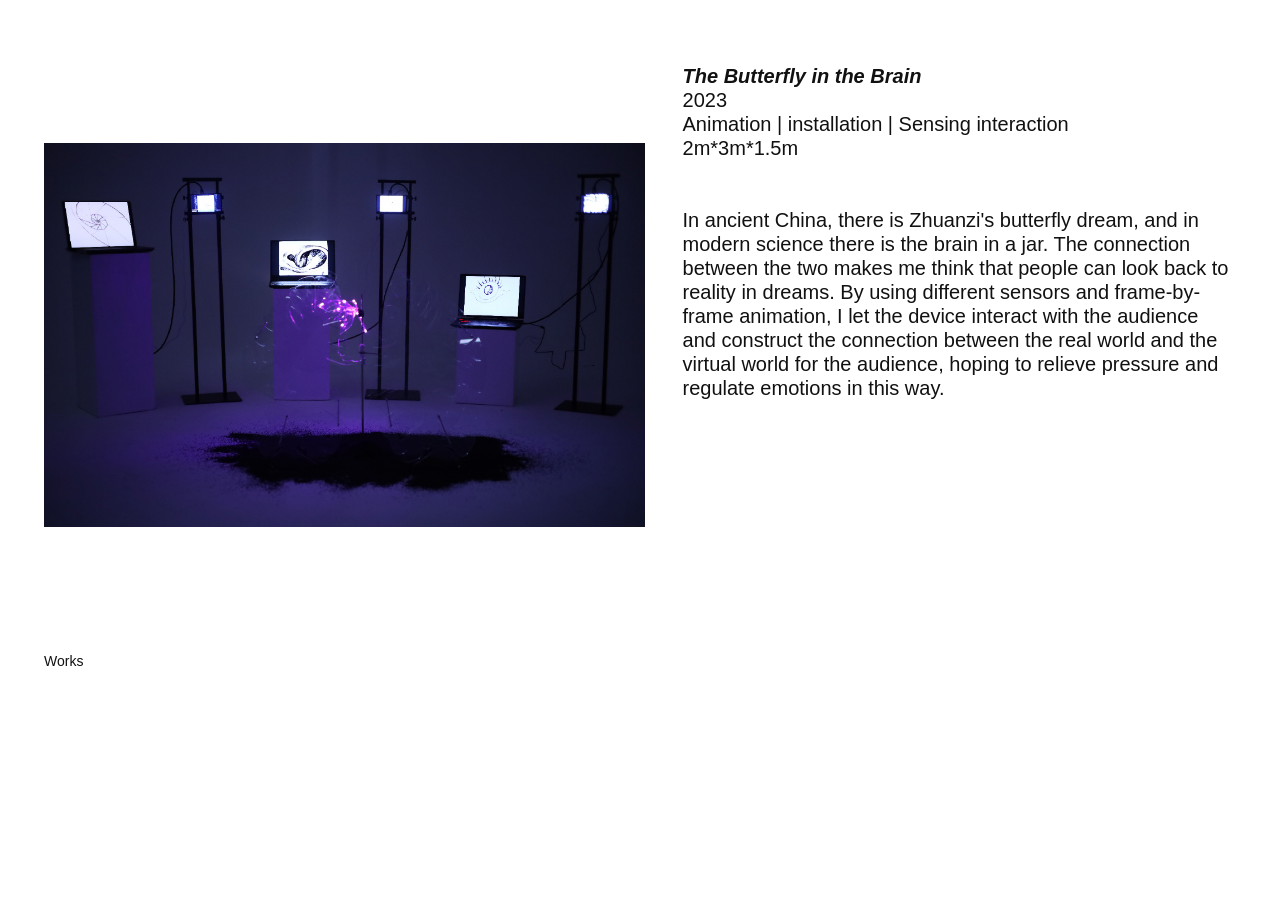
<file: the-butterfly-in-the-brain.html>
<!doctype html>
<html lang="en">
  <head>
    <meta charset="utf-8" />
    <meta name="viewport" content="width=device-width, initial-scale=1" />
    <title>The Butterfly in the Brain | getzeekey.com</title>
    <meta name="description" content="The Butterfly in the Brain (2023): animation, installation and sensing interaction connecting the real and virtual worlds." />
    <meta name="theme-color" content="#ffffff" />
    <link rel="stylesheet" href="styles.css?v=20261110-mobile-protection" />
    <script src="the-butterfly-in-the-brain.js?v=20261108-brain-video" defer></script>
  </head>
  <body class="project-page butterfly-page">
    <main class="project-layout">
      <section aria-label="The Butterfly in the Brain photographs and video">
        <div class="butterfly-gallery">
          <button
            class="project-gallery"
            type="button"
            data-gallery
            data-gallery-images='["assets/butterfly-14.png", "assets/butterfly-15.png", "assets/butterfly-16.png", "assets/butterfly-17.png", "assets/butterfly-18.png"]'
            aria-label="The Butterfly in the Brain, image 1 of 5. Next image"
          >
            <img src="assets/butterfly-14.png" alt="The Butterfly in the Brain installation, photograph 1 of 5" width="1076" height="688" data-gallery-image fetchpriority="high" />
          </button>
          <div class="butterfly-video-slide" data-gallery-video hidden>
            <video controls playsinline preload="metadata" width="640" height="480" poster="assets/butterfly-brain-poster.jpg" aria-label="The Butterfly in the Brain video" tabindex="0">
              <source src="assets/butterfly-brain.mp4" type="video/mp4" />
            </video>
            <button class="butterfly-gallery-next" type="button" data-gallery-next aria-label="Return to the first photograph" title="Next: first photograph">
              <img src="assets/vendor/lucide-arrow-right.svg" alt="" width="24" height="24" />
            </button>
          </div>
        </div>
        <p class="visually-hidden" data-gallery-status role="status" aria-live="polite">Image 1 of 5</p>
      </section>

      <article class="project-information" aria-labelledby="project-title">
        <div class="project-metadata">
          <h1 id="project-title">The Butterfly in the Brain</h1>
          <p>2023</p>
          <p>Animation | installation | Sensing interaction</p>
          <p>2m*<wbr>3m*<wbr>1.5m</p>
        </div>
        <p class="project-description">
          In ancient China, there is Zhuanzi's butterfly dream, and in modern science there is the brain in a jar.
          The connection between the two makes me think that people can look back to reality in dreams. By using
          different sensors and frame-by-frame animation, I let the device interact with the audience and construct
          the connection between the real world and the virtual world for the audience, hoping to relieve pressure
          and regulate emotions in this way.
        </p>
      </article>
    </main>

    <footer class="project-footer">
      <a href="work.html#works">Works</a>
    </footer>
    <script src="image-protection.js?v=20261110-mobile-protection"></script>
  </body>
</html>
</file>
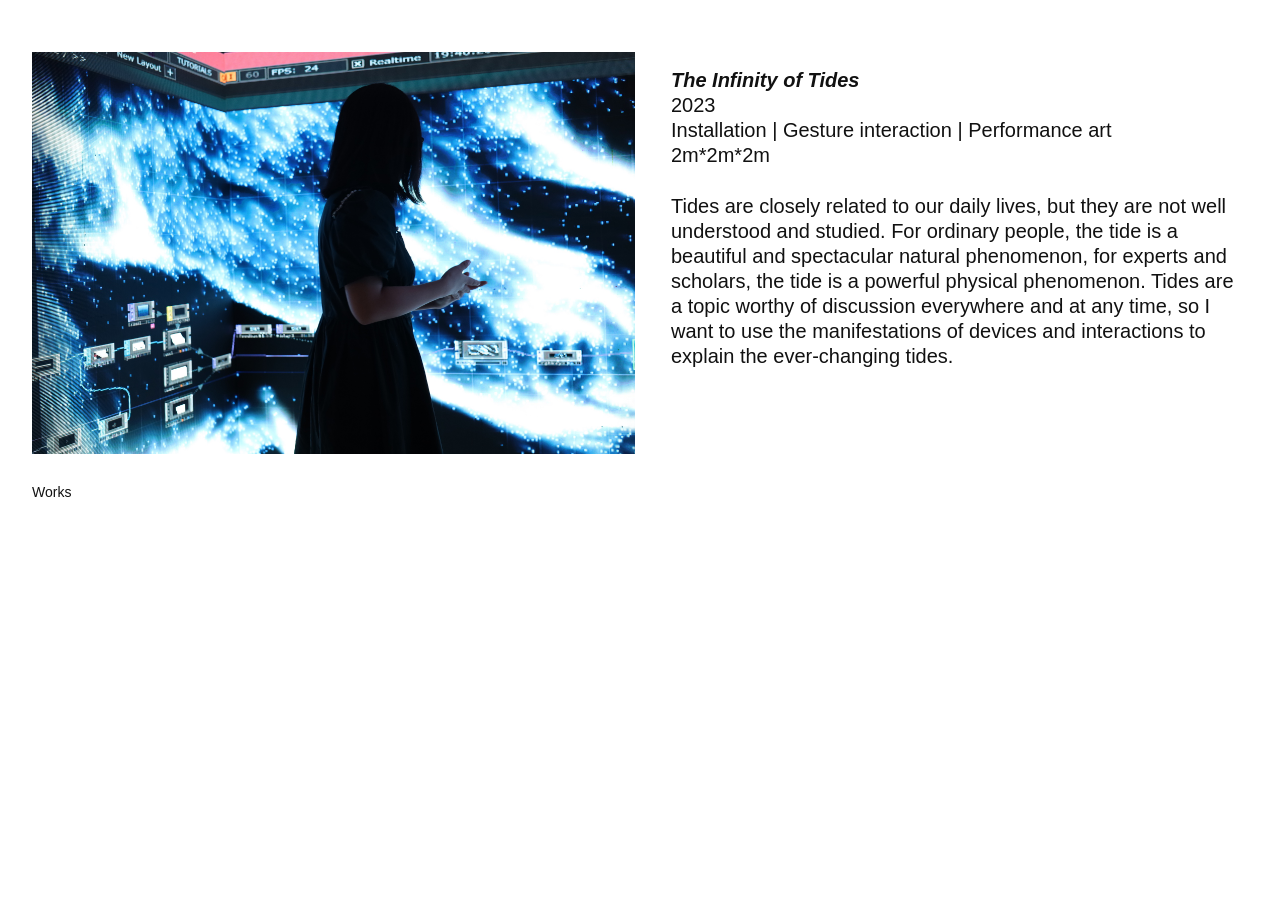
<file: the-infinity-of-tides.html>
<!doctype html>
<html lang="en">
  <head>
    <meta charset="utf-8" />
    <meta name="viewport" content="width=device-width, initial-scale=1" />
    <title>The Infinity of Tides | getzeekey.com</title>
    <meta name="description" content="The Infinity of Tides (2023): installation, gesture interaction and performance art exploring ever-changing tides." />
    <meta name="theme-color" content="#ffffff" />
    <link rel="stylesheet" href="styles.css?v=20261110-mobile-protection" />
    <script src="the-infinity-of-tides.js" defer></script>
  </head>
  <body class="project-page tides-page">
    <main class="project-layout">
      <section aria-label="The Infinity of Tides photographs">
        <button
          class="project-gallery"
          type="button"
          data-gallery
          data-gallery-images='["assets/tides-full-07.jpg", "assets/tides-full-08.jpg", "assets/tides-full-09.jpg", "assets/tides-full-10.jpg", "assets/tides-full-11.jpg", "assets/tides-full-12.jpg", "assets/tides-full-13.jpg"]'
          aria-label="The Infinity of Tides, image 1 of 7. Next image"
        >
          <img src="assets/tides-full-07.jpg" alt="The Infinity of Tides installation, photograph 1 of 7" width="2400" height="1600" data-gallery-image fetchpriority="high" />
        </button>
        <p class="visually-hidden" data-gallery-status role="status" aria-live="polite">Image 1 of 7</p>
      </section>

      <article class="project-information" aria-labelledby="project-title">
        <div class="project-metadata">
          <h1 id="project-title">The Infinity of Tides</h1>
          <p>2023</p>
          <p>Installation | Gesture interaction | Performance art</p>
          <p>2m*<wbr>2m*<wbr>2m</p>
        </div>
        <p class="project-description">
          Tides are closely related to our daily lives, but they are not well understood and studied. For ordinary
          people, the tide is a beautiful and spectacular natural phenomenon, for experts and scholars, the tide is a
          powerful physical phenomenon. Tides are a topic worthy of discussion everywhere and at any time, so I want
          to use the manifestations of devices and interactions to explain the ever-changing tides.
        </p>
      </article>
    </main>

    <footer class="project-footer">
      <a href="work.html#works">Works</a>
    </footer>
    <script src="image-protection.js?v=20261110-mobile-protection"></script>
  </body>
</html>
</file>
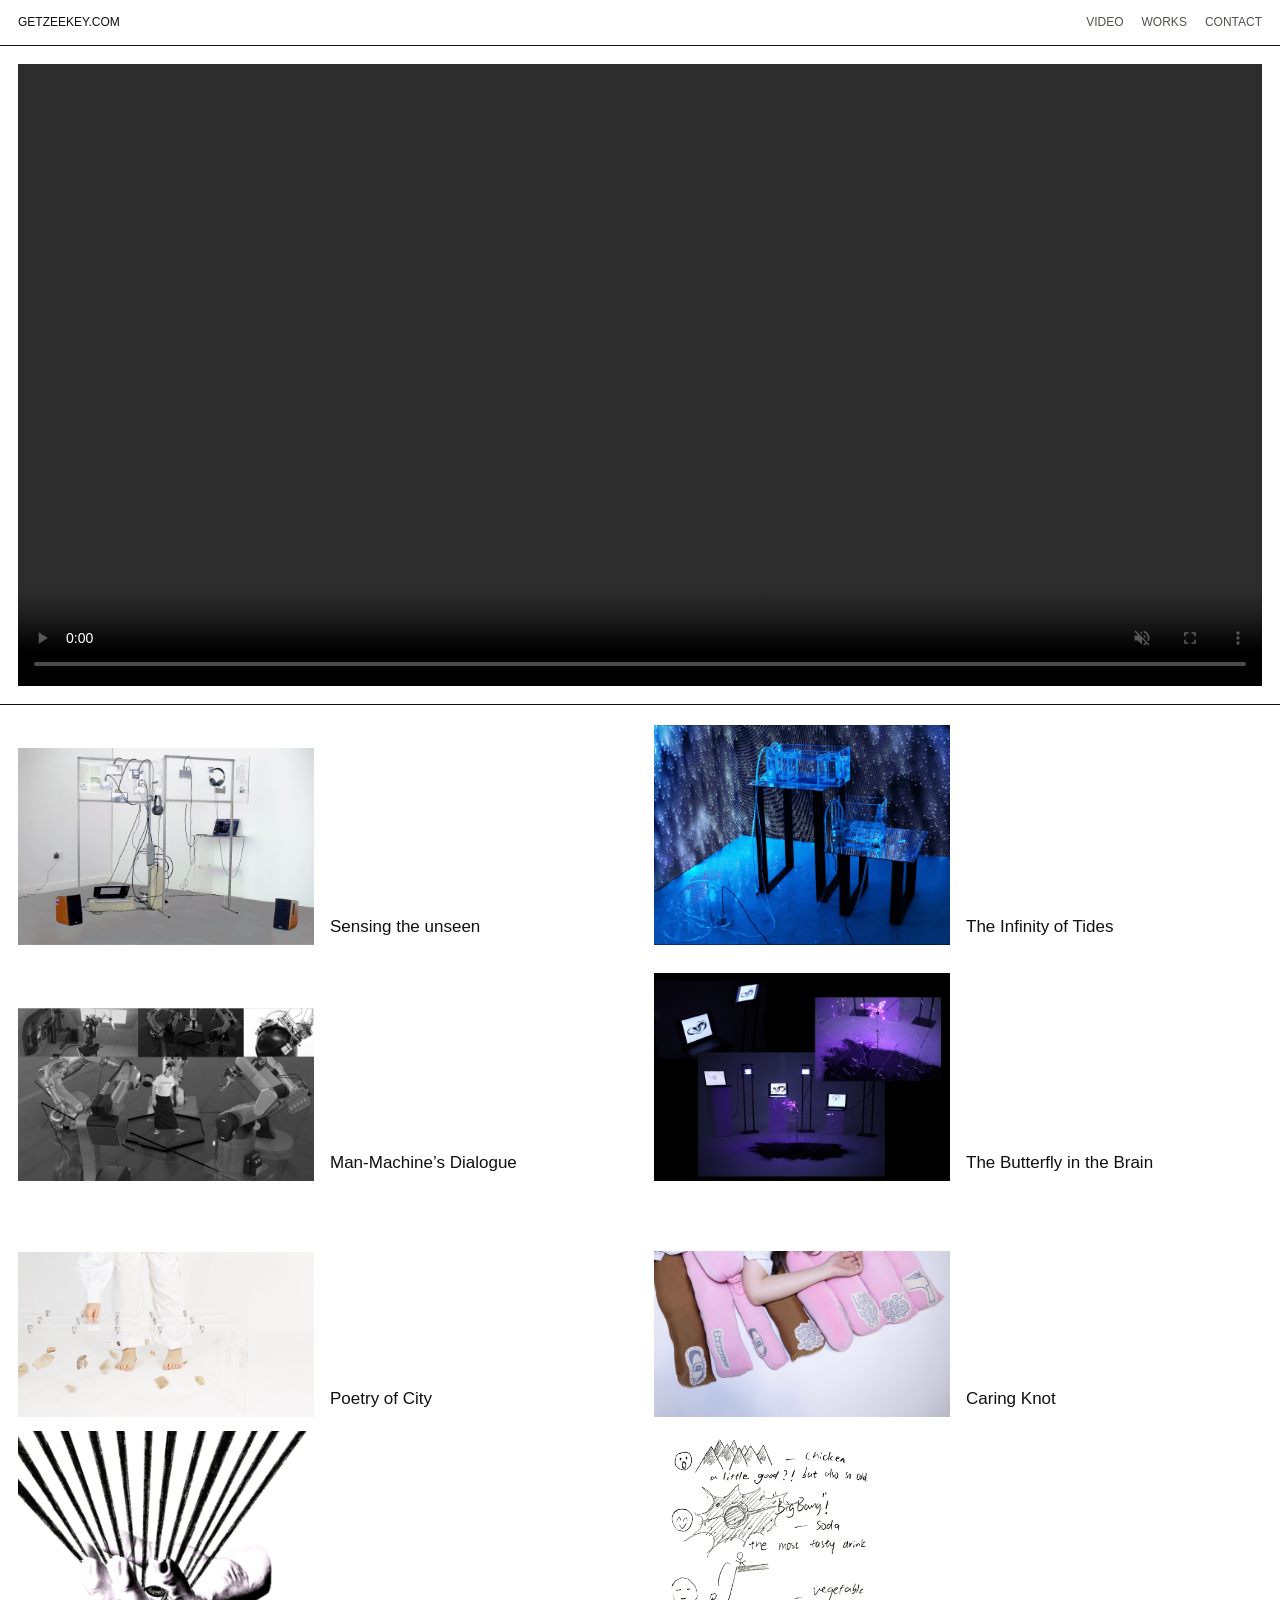
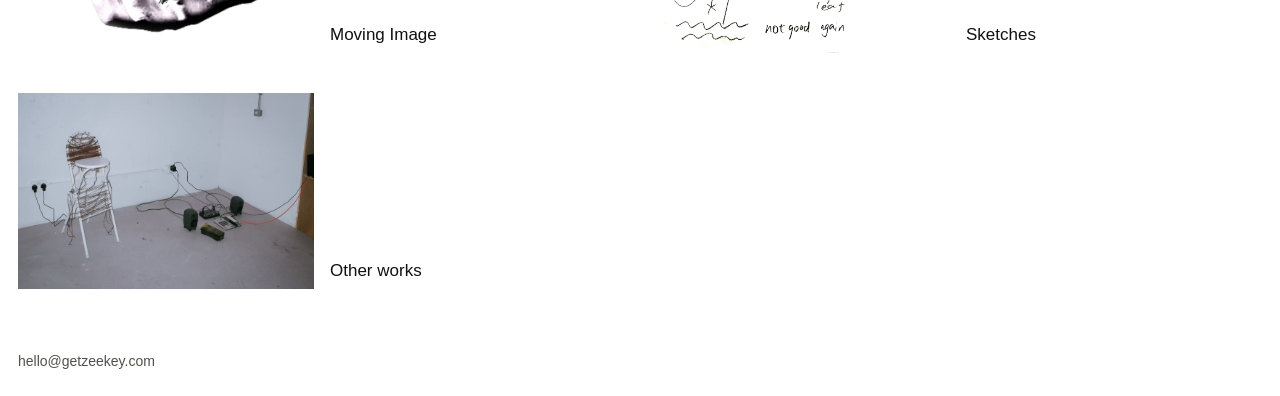
<file: work.html>
<!doctype html>
<html lang="zh-CN">
  <head>
    <meta charset="utf-8" />
    <meta name="viewport" content="width=device-width, initial-scale=1" />
    <title>Work | getzeekey.com</title>
    <meta name="description" content="Selected artworks by getzeekey." />
    <meta name="theme-color" content="#ffffff" />
    <script src="work-navigation.js?v=20261109-works-view"></script>
    <link rel="stylesheet" href="styles.css?v=20261110-mobile-protection" />
  </head>
  <body class="work-page">
    <header class="work-header">
      <a href="index.html">getzeekey.com</a>
      <nav aria-label="Work navigation">
        <a href="#video">Video</a>
        <a href="#works">Works</a>
        <a href="about-me.html">Contact</a>
      </nav>
    </header>

    <main>
      <section class="work-hero" id="video">
        <video muted loop playsinline controls>
          <source src="assets/home-water.mp4" type="video/mp4" />
        </video>
      </section>

      <section class="artwork-grid" id="works" aria-label="Selected works">
        <figure>
          <img src="assets/sensing-the-unseen.jpg" alt="Sensing the unseen" width="1600" height="1066" loading="lazy" decoding="async" />
          <figcaption><a href="sensing-the-unseen.html">Sensing the unseen</a></figcaption>
        </figure>
        <figure>
          <img src="assets/the-infinity-of-tides.jpg" alt="The Infinity of Tides" width="1600" height="1192" loading="lazy" decoding="async" />
          <figcaption><a href="the-infinity-of-tides.html">The Infinity of Tides</a></figcaption>
        </figure>
        <figure>
          <img src="assets/man-machines-dialogue.jpg" alt="Man-Machine's Dialogue" width="1600" height="940" loading="lazy" decoding="async" />
          <figcaption><a href="man-machines-dialogue.html">Man-Machine&rsquo;s Dialogue</a></figcaption>
        </figure>
        <figure>
          <img src="assets/the-butterfly-in-the-brain.jpg" alt="The Butterfly in the Brain" width="1600" height="1128" loading="lazy" decoding="async" />
          <figcaption><a href="the-butterfly-in-the-brain.html">The Butterfly in the Brain</a></figcaption>
        </figure>
        <figure>
          <img src="assets/poetry-of-city.jpg" alt="Poetry of City" width="792" height="442" loading="lazy" decoding="async" />
          <figcaption><a href="poetry-of-city.html">Poetry of City</a></figcaption>
        </figure>
        <figure>
          <img src="assets/caring-knot.jpg" alt="Caring Knot" width="1600" height="897" loading="lazy" decoding="async" />
          <figcaption><a href="caring-knot.html">Caring Knot</a></figcaption>
        </figure>
        <figure>
          <img src="assets/moving-image.jpg" alt="Moving Image" width="1440" height="1080" loading="lazy" decoding="async" />
          <figcaption><a href="moving-image.html">Moving Image</a></figcaption>
        </figure>
        <figure>
          <img src="assets/sketches.png" alt="Sketches" width="1600" height="1600" loading="lazy" decoding="async" />
          <figcaption><a href="sketches.html">Sketches</a></figcaption>
        </figure>
        <figure>
          <img src="assets/other-works.jpg" alt="Other works" width="1631" height="1080" loading="lazy" decoding="async" />
          <figcaption><a href="other-works.html">Other works</a></figcaption>
        </figure>
      </section>

      <section class="contact-strip" id="contact">
        <a href="mailto:hello@getzeekey.com">hello@getzeekey.com</a>
      </section>
    </main>
    <script src="image-protection.js?v=20261110-mobile-protection"></script>
  </body>
</html>
</file>
<file: styles.css>
:root {
  color-scheme: light;
  --black: #050505;
  --ink: #111;
  --paper: #f4f4f0;
  --white: #fff;
  --gray-1: #e2e2dd;
  --gray-2: #9a9a94;
  --gray-3: #50504c;
}

* {
  box-sizing: border-box;
}

html,
body {
  min-height: 100%;
}

html {
  scroll-behavior: smooth;
}

body {
  margin: 0;
  font-family: Arial, Helvetica, sans-serif;
  font-size: 14px;
  line-height: 1.45;
  letter-spacing: 0;
}

img,
video,
canvas {
  display: block;
}

img,
.image-protected,
.sound-map-original {
  -webkit-touch-callout: none;
  -webkit-user-drag: none;
  -webkit-user-select: none;
  user-select: none;
}

a {
  color: inherit;
  text-decoration: none;
}

.home-page {
  width: 100vw;
  height: 100svh;
  overflow: hidden;
  background: var(--black);
  cursor: crosshair;
}

.home-entry,
.home-video,
.ripple-canvas,
.entry-hit-area {
  position: fixed;
  inset: 0;
}

.home-entry {
  isolation: isolate;
}

.home-video {
  z-index: 0;
  width: 100%;
  height: 100%;
  object-fit: cover;
  filter: grayscale(1) contrast(1.18) brightness(0.86);
}

.ripple-canvas {
  z-index: 1;
  width: 100%;
  height: 100%;
  opacity: 0.68;
  mix-blend-mode: screen;
  pointer-events: none;
}

.entry-hit-area {
  z-index: 2;
  outline: 0;
}

.entry-hit-area:focus-visible {
  box-shadow: inset 0 0 0 2px var(--white);
}

.work-page {
  background: var(--white);
  color: var(--ink);
}

html.works-view {
  scroll-behavior: auto;
}

.works-view .work-hero {
  display: none;
}

.work-header {
  position: sticky;
  top: 0;
  z-index: 10;
  display: grid;
  grid-template-columns: 1fr auto;
  gap: 20px;
  padding: 14px 18px;
  border-bottom: 1px solid var(--ink);
  background: rgba(255, 255, 255, 0.96);
  backdrop-filter: blur(12px);
}

.work-header {
  font-size: 12px;
  text-transform: uppercase;
}

.work-header nav {
  display: flex;
  flex-wrap: wrap;
  justify-content: flex-end;
  gap: 18px;
  color: var(--gray-3);
}

.work-header a:hover {
  color: var(--black);
}

.work-hero {
  padding: 18px;
  border-bottom: 1px solid var(--ink);
}

.work-hero video {
  width: 100%;
  max-height: calc(100svh - 100px);
  object-fit: contain;
  background: var(--black);
  filter: grayscale(1) contrast(1.08);
}

.artwork-grid {
  display: grid;
  grid-template-columns: repeat(2, minmax(0, 1fr));
  gap: 14px 28px;
  padding: 18px;
  scroll-margin-top: 64px;
}

.artwork-grid figure {
  display: grid;
  grid-template-columns: minmax(0, 1fr) minmax(0, 1fr);
  align-items: end;
  gap: 16px;
  min-width: 0;
  margin: 0;
}

.artwork-grid img {
  width: 100%;
  height: auto;
  aspect-ratio: 4 / 3;
  object-fit: contain;
  object-position: left bottom;
  background: var(--white);
}

.artwork-grid figcaption {
  min-width: 0;
  padding-bottom: 6px;
  color: var(--ink);
  font-size: 17px;
  font-weight: 400;
  line-height: 1.35;
  overflow-wrap: anywhere;
}

.artwork-grid figcaption a:hover {
  text-decoration: underline;
  text-underline-offset: 4px;
}

.artwork-grid figcaption a:focus-visible,
.project-footer a:focus-visible {
  outline: 1px solid var(--ink);
  outline-offset: 5px;
}

.project-page {
  background: var(--white);
  color: var(--ink);
}

.about-page {
  display: flex;
  flex-direction: column;
  min-height: 100vh;
  min-height: 100svh;
  background: var(--white);
  color: var(--ink);
  font-size: 20px;
  line-height: 1.25;
}

.about-layout {
  padding: 20px 30px 44px;
}

.about-layout h1 {
  margin: 0 0 48px;
  font-size: inherit;
  font-weight: 400;
}

.about-copy {
  max-width: 550px;
}

.about-copy p {
  margin: 0;
  text-align: justify;
}

.about-copy p + p {
  margin-top: 24px;
}

.about-page .project-footer {
  display: grid;
  grid-template-columns: auto minmax(0, 560px);
  align-items: end;
  justify-content: space-between;
  gap: 24px 48px;
  width: 100%;
  max-width: none;
  margin: auto 0 0;
  padding: 0 30px 32px;
  font-size: inherit;
}

.about-copyright {
  min-width: 0;
  color: var(--gray-3);
  font-size: 12px;
  line-height: 1.5;
  text-align: right;
}

.about-copyright-notice {
  display: block;
  font-size: inherit;
}

.copyright-info {
  margin-top: 8px;
}

.copyright-info summary {
  width: fit-content;
  max-width: 100%;
  margin-left: auto;
  cursor: pointer;
  text-decoration: underline;
  text-underline-offset: 3px;
}

.copyright-info summary:hover {
  color: var(--ink);
}

.copyright-info summary:focus-visible {
  outline: 1px solid var(--ink);
  outline-offset: 4px;
}

.copyright-info-copy {
  max-width: 440px;
  margin: 14px 0 0 auto;
  text-align: left;
  overflow-wrap: anywhere;
}

.copyright-info-copy p {
  margin: 0;
}

.copyright-info-copy p + p {
  margin-top: 12px;
}

.moving-image-list {
  display: grid;
  gap: 80px;
  max-width: 1480px;
  margin: 0 auto;
  padding: 44px 38px 64px;
}

.moving-image-item {
  display: grid;
  grid-template-columns: minmax(0, 2.25fr) minmax(0, 1fr);
  align-items: end;
  gap: 24px;
  min-width: 0;
}

.moving-image-item video {
  width: 100%;
  height: auto;
  aspect-ratio: 10 / 7;
  object-fit: contain;
  background: var(--white);
}

.moving-image-caption {
  min-width: 0;
  padding-bottom: 6px;
  font-size: 14px;
  line-height: 1.25;
  overflow-wrap: anywhere;
}

.moving-image-caption h2,
.moving-image-caption p {
  margin: 0;
}

.moving-image-caption h2 {
  font-size: inherit;
  font-weight: 700;
  font-style: italic;
}

.moving-image-caption .moving-image-error {
  margin-top: 12px;
}

.moving-image-page .project-footer {
  padding: 0 38px 32px;
}

.sketches-wall {
  display: grid;
  grid-template-columns: repeat(30, minmax(0, 1fr));
  align-items: start;
  row-gap: 52px;
  max-width: 1480px;
  margin: 0 auto;
  padding: 16px 16px 64px;
}

.sketches-wall figure {
  min-width: 0;
  aspect-ratio: 4 / 3;
  margin: 0;
}

.sketches-wall img {
  width: 100%;
  height: 100%;
  object-fit: contain;
}

.sketches-wall figure:nth-child(1) {
  grid-column: 1 / span 7;
  grid-row: 1;
}

.sketches-wall figure:nth-child(2) {
  grid-column: 11 / span 9;
  grid-row: 1;
  margin-top: 20px;
}

.sketches-wall figure:nth-child(3) {
  grid-column: 23 / span 7;
  grid-row: 1;
  margin-top: 40px;
}

.sketches-wall figure:nth-child(4) {
  grid-column: 5 / span 7;
  grid-row: 2;
}

.sketches-wall figure:nth-child(5) {
  grid-column: 20 / span 7;
  grid-row: 2;
  margin-top: 18px;
}

.sketches-wall figure:nth-child(6) {
  grid-column: 11 / span 9;
  grid-row: 3;
}

.sketches-page .project-footer {
  padding: 0 18px 32px;
}

.project-layout {
  display: grid;
  grid-template-columns: minmax(0, 1.1fr) minmax(0, 1fr);
  gap: 48px;
  max-width: 1480px;
  margin: 0 auto;
  padding: 60px 54px 0;
}

.project-layout > * {
  min-width: 0;
}

.project-gallery {
  display: block;
  width: 100%;
  aspect-ratio: 1.045;
  padding: 0;
  border: 0;
  border-radius: 0;
  background: var(--white);
  cursor: e-resize;
  appearance: none;
}

.project-gallery img {
  width: 100%;
  height: 100%;
  object-fit: contain;
}

.project-gallery:focus-visible {
  outline: 2px solid var(--ink);
  outline-offset: 5px;
}

.project-information {
  padding-top: 16px;
  font-size: 26px;
  line-height: 1.2;
}

.project-information p,
.project-information h1 {
  margin: 0;
}

.project-metadata h1 {
  font-size: inherit;
  font-weight: 700;
  font-style: italic;
}

.project-metadata p {
  overflow-wrap: anywhere;
}

.project-information .project-description {
  margin-top: 124px;
}

.smiling-page .project-layout {
  grid-template-columns: minmax(0, 1fr) minmax(0, 1fr);
  gap: 70px;
  padding: 40px 48px 0;
}

.smiling-media {
  display: grid;
  align-content: start;
  gap: 30px;
  min-width: 0;
}

.smiling-page .project-gallery,
.smiling-media video {
  width: 100%;
  aspect-ratio: 2.08;
  border: 0;
  background: var(--white);
}

.smiling-page .project-gallery {
  margin: 0;
  cursor: default;
}

.smiling-media video {
  height: auto;
  object-fit: contain;
}

.smiling-page .project-information {
  padding-top: 28px;
  font-size: 24px;
  line-height: 1.25;
}

.smiling-page .project-information .project-description {
  margin-top: 120px;
}

.smiling-page .project-footer {
  padding-right: 48px;
  padding-left: 48px;
}

.sound-mapping {
  grid-column: 1 / -1;
  min-width: 0;
  margin-top: 18px;
}

.sound-mapping-photos {
  display: grid;
  grid-template-columns: repeat(2, minmax(0, 1fr));
  gap: 32px;
  width: 100%;
}

.sound-mapping-photos figure {
  min-width: 0;
  margin: 0;
}

.sound-mapping-photos img {
  width: 100%;
  height: auto;
  aspect-ratio: 5 / 3;
  object-fit: contain;
}

.sound-mapping-layout {
  display: grid;
  grid-template-columns: minmax(0, 1.35fr) minmax(0, 1fr);
  align-items: stretch;
  gap: 48px;
}

.sound-mapping-sidebar {
  display: flex;
  flex-direction: column;
  justify-content: space-between;
  gap: 48px;
  min-width: 0;
}

.sound-map-image {
  position: relative;
  display: block;
  align-self: start;
  min-width: 0;
  aspect-ratio: 4519 / 3523;
}

.sound-map-canvas {
  position: absolute;
  inset: 0;
  width: 100%;
  height: 100%;
}

.sound-map-original {
  display: block;
  width: 100%;
  height: 100%;
  cursor: zoom-in;
}

html.sound-map-viewer-page {
  scroll-behavior: auto;
}

.sound-map-viewer {
  display: grid;
  place-items: center;
  width: fit-content;
  min-width: 100%;
  min-height: 100vh;
  min-height: 100svh;
}

.sound-map-zoom {
  margin: 0;
  padding: 0;
  border: 0;
  background: transparent;
  cursor: zoom-in;
}

.sound-map-zoom img {
  width: auto;
  height: auto;
  max-width: 100vw;
  max-height: 100svh;
}

.sound-map-zoom[aria-pressed="true"] {
  cursor: zoom-out;
}

.sound-map-zoom[aria-pressed="true"] img {
  max-width: none;
  max-height: none;
}

.sound-map-zoom:focus-visible {
  outline: 2px solid var(--ink);
  outline-offset: -2px;
}

.sound-map-image img {
  width: 100%;
  height: 100%;
  object-fit: contain;
}

.sound-map-original:focus-visible,
.sound-map-hotspot:focus-visible {
  outline: 1px solid var(--ink);
  outline-offset: 5px;
}

.sound-map-hotspot {
  position: absolute;
  display: block;
  padding: 0;
  border: 0;
  border-radius: 0;
  background: transparent;
  cursor: pointer;
  appearance: none;
}

.sound-map-hotspot video {
  display: block;
  width: 100%;
  height: 100%;
  object-fit: cover;
  opacity: 0;
  pointer-events: none;
}

.sound-map-hotspot.is-playing video {
  opacity: 1;
}

.sound-map-control {
  position: absolute;
  bottom: 5px;
  left: 5px;
  display: grid;
  place-items: center;
  width: 26px;
  height: 26px;
  border-radius: 50%;
  background: rgba(0, 0, 0, 0.78);
  opacity: 0;
  pointer-events: none;
}

.sound-map-control img {
  width: 16px;
  height: 16px;
  filter: invert(1);
}

.sound-map-control .map-sound-icon,
.sound-map-hotspot.is-audible .map-play-icon {
  display: none;
}

.sound-map-hotspot.is-audible .map-sound-icon {
  display: block;
}

.sound-map-hotspot:hover .sound-map-control,
.sound-map-hotspot:focus-visible .sound-map-control,
.sound-map-hotspot.is-active .sound-map-control {
  opacity: 1;
}

/* Percentage bounds come from the five photos in the 4519 x 3523 map. */
.sound-map-hotspot[data-location="1"] {
  left: 38.08365%;
  top: 3.00880%;
  width: 25.27108%;
  height: 18.27988%;
}

.sound-map-hotspot[data-location="2"] {
  left: 58.95110%;
  top: 28.52682%;
  width: 25.24895%;
  height: 18.10957%;
}

.sound-map-hotspot[data-location="3"] {
  left: 54.23766%;
  top: 62.73063%;
  width: 25.29321%;
  height: 18.62049%;
}

.sound-map-hotspot[data-location="4"] {
  left: 19.14140%;
  top: 51.00766%;
  width: 25.31534%;
  height: 18.27988%;
}

.sound-map-hotspot[data-location="5"] {
  left: 0;
  top: 16.91740%;
  width: 25.29321%;
  height: 18.27988%;
}

@media (hover: none) {
  .sound-map-control {
    opacity: 1;
  }
}

.sound-mapping-caption {
  min-width: 0;
  padding-bottom: 0;
  font-size: 26px;
  line-height: 1.2;
  overflow-wrap: anywhere;
}

.sound-mapping-caption h2,
.sound-mapping-caption p {
  margin: 0;
}

.sound-mapping-caption h2 {
  font-size: inherit;
  font-weight: 700;
  font-style: italic;
}

.chair-project {
  grid-column: 1 / -1;
  display: grid;
  grid-template-columns: minmax(0, 1.08fr) minmax(0, 1fr);
  align-items: start;
  gap: 60px;
  min-width: 0;
  margin-top: 18px;
}

.chair-media {
  min-width: 0;
  margin: 40px 0 0;
}

.chair-media img {
  display: block;
  width: 100%;
  height: auto;
}

.chair-information {
  min-width: 0;
  font-size: 20px;
  line-height: 1.25;
}

.chair-metadata h2,
.chair-metadata p {
  margin: 0;
}

.chair-metadata h2 {
  font-size: inherit;
  font-weight: 700;
  font-style: italic;
}

.chair-description {
  margin: 52px 0 0;
}

.chair-reference {
  margin: 24px 0 0;
  overflow-wrap: anywhere;
}

.chair-reference a {
  text-decoration: underline;
  text-underline-offset: 3px;
}

.chair-reference a:hover {
  color: var(--gray-3);
}

.chair-reference a:focus-visible {
  outline: 1px solid var(--ink);
  outline-offset: 4px;
}

.other-works-layout {
  display: grid;
  row-gap: 64px;
  max-width: 1480px;
  margin: 0 auto;
}

.other-works-page .other-work-section {
  display: grid;
  align-content: center;
  min-height: 100vh;
  min-height: 100svh;
  margin: 0;
  padding: 64px 48px;
}

.tides-page .project-layout {
  grid-template-columns: minmax(0, 1.045fr) minmax(0, 1fr);
  gap: 36px;
  padding: 52px 32px 0;
}

.tides-page .project-gallery {
  aspect-ratio: 3 / 2;
  border: 0;
}

.tides-page .project-information {
  font-size: 20px;
  line-height: 1.25;
}

.tides-page .project-information .project-description {
  margin-top: 26px;
}

.dialogue-page .project-layout {
  grid-template-columns: minmax(0, 1.045fr) minmax(0, 1fr);
  gap: 44px;
  padding: 60px 40px 0;
}

.dialogue-page .project-gallery {
  aspect-ratio: 3 / 2;
  border: 0;
}

.dialogue-page .project-information {
  font-size: 24px;
}

.dialogue-page .project-information .project-description {
  margin-top: 118px;
}

.butterfly-page .project-layout {
  grid-template-columns: minmax(0, 1.085fr) minmax(0, 1fr);
  gap: 38px;
  padding: 48px 44px 0;
}

.butterfly-gallery {
  position: relative;
  width: 100%;
  aspect-ratio: 1.045;
}

.butterfly-gallery .project-gallery {
  height: 100%;
}

.butterfly-video-slide {
  display: grid;
  align-content: center;
  height: 100%;
}

.butterfly-gallery .project-gallery[hidden],
.butterfly-video-slide[hidden] {
  display: none;
}

.butterfly-video-slide video {
  width: 100%;
  height: auto;
  aspect-ratio: 4 / 3;
  object-fit: contain;
  background: var(--white);
}

.butterfly-gallery-next {
  position: absolute;
  top: 0;
  right: 0;
  display: grid;
  place-items: center;
  width: 36px;
  height: 36px;
  padding: 0;
  border: 0;
  border-radius: 0;
  background: var(--white);
  cursor: pointer;
}

.butterfly-gallery-next:hover {
  background: var(--gray-1);
}

.butterfly-gallery-next:focus-visible {
  outline: 2px solid var(--ink);
  outline-offset: 4px;
}

.butterfly-page .project-information {
  font-size: 20px;
}

.butterfly-page .project-information .project-description {
  margin-top: 48px;
}

.poetry-page .project-layout {
  grid-template-columns: minmax(0, 1.045fr) minmax(0, 1fr);
  gap: 32px;
  padding: 42px 26px 0;
}

.poetry-page .project-gallery {
  aspect-ratio: 3 / 2;
  border: 0;
}

.poetry-page .project-information {
  font-size: 18px;
}

.poetry-page .project-information .project-description {
  margin-top: 80px;
}

.caring-page .project-layout {
  grid-template-columns: minmax(0, 1.045fr) minmax(0, 1fr);
  gap: 36px;
  padding: 44px 26px 0;
}

.caring-page .project-information {
  font-size: 20px;
}

.caring-page .project-information .project-description {
  margin-top: 26px;
}

.project-footer {
  max-width: 1480px;
  margin: 0 auto;
  padding: 28px 54px 32px;
  font-size: 14px;
}

.tides-page .project-footer {
  padding-right: 32px;
  padding-left: 32px;
}

.dialogue-page .project-footer {
  padding-right: 40px;
  padding-left: 40px;
}

.butterfly-page .project-footer {
  padding-right: 44px;
  padding-left: 44px;
}

.poetry-page .project-footer {
  padding-right: 26px;
  padding-left: 26px;
}

.caring-page .project-footer {
  padding-right: 26px;
  padding-left: 26px;
}

.project-footer a:hover {
  text-decoration: underline;
  text-underline-offset: 4px;
}

.visually-hidden {
  position: absolute;
  width: 1px;
  height: 1px;
  padding: 0;
  margin: -1px;
  overflow: hidden;
  clip-path: inset(50%);
  white-space: nowrap;
  border: 0;
}

.contact-strip {
  padding: 44px 18px 24px;
  color: var(--gray-3);
  scroll-margin-top: 64px;
}

.contact-strip a {
  font-size: 14px;
  overflow-wrap: anywhere;
}

.contact-strip a:hover {
  color: var(--black);
  text-decoration: underline;
  text-underline-offset: 4px;
}

@media (max-width: 1100px) {
  .project-layout {
    gap: 32px;
    padding: 40px 32px 0;
  }

  .project-information {
    font-size: 22px;
  }

  .project-information .project-description {
    margin-top: 80px;
  }

  .project-footer {
    padding-right: 32px;
    padding-left: 32px;
  }
}

@media (min-width: 761px) {
  .project-page :is(.project-information, .moving-image-caption, .sound-mapping-caption, .chair-information) {
    font-size: 20px;
  }
}

@media (max-width: 760px) {
  .about-layout {
    padding: 24px 18px 36px;
  }

  .about-layout h1 {
    margin-bottom: 36px;
  }

  .about-copy p {
    text-align: left;
  }

  .about-page .project-footer {
    grid-template-columns: minmax(0, 1fr);
    padding: 0 18px 32px;
  }

  .chair-project {
    grid-template-columns: minmax(0, 1fr);
    gap: 24px;
    margin-top: 36px;
  }

  .chair-media {
    margin-top: 0;
  }

  .chair-description {
    margin-top: 36px;
  }

  .sound-mapping {
    margin-top: 36px;
  }

  .sound-mapping-photos {
    grid-template-columns: repeat(2, minmax(0, 1fr));
    gap: 18px;
    width: 100%;
  }

  .sound-mapping-layout {
    grid-template-columns: minmax(0, 1fr);
    gap: 28px;
  }

  .sound-mapping-sidebar {
    gap: 28px;
  }

  .sound-mapping-caption {
    padding-bottom: 0;
    font-size: 20px;
    line-height: 1.3;
  }

  .smiling-page .project-gallery {
    aspect-ratio: 3 / 2;
  }

  .smiling-media video {
    aspect-ratio: 16 / 9;
  }

  .moving-image-list {
    gap: 48px;
    padding: 24px 18px 48px;
  }

  .moving-image-item {
    grid-template-columns: minmax(0, 1fr);
    gap: 16px;
  }

  .moving-image-page .project-footer {
    padding: 0 18px 32px;
  }

  .sketches-wall {
    grid-template-columns: repeat(2, minmax(0, 1fr));
    gap: 40px 24px;
    padding: 24px 18px 48px;
  }

  .sketches-wall figure:nth-child(n) {
    grid-column: auto;
    grid-row: auto;
    margin-top: 0;
  }

  .sketches-wall figure:nth-child(even) {
    margin-top: 28px;
  }

  .project-layout,
  .tides-page .project-layout,
  .dialogue-page .project-layout,
  .butterfly-page .project-layout,
  .poetry-page .project-layout,
  .caring-page .project-layout,
  .smiling-page .project-layout {
    grid-template-columns: minmax(0, 1fr);
    gap: 28px;
    padding: 24px 18px 0;
  }

  .project-information,
  .tides-page .project-information,
  .dialogue-page .project-information,
  .butterfly-page .project-information,
  .poetry-page .project-information,
  .caring-page .project-information,
  .smiling-page .project-information {
    padding-top: 0;
    font-size: 20px;
    line-height: 1.3;
  }

  .project-information .project-description,
  .tides-page .project-information .project-description,
  .dialogue-page .project-information .project-description,
  .butterfly-page .project-information .project-description,
  .poetry-page .project-information .project-description,
  .caring-page .project-information .project-description,
  .smiling-page .project-information .project-description {
    margin-top: 36px;
  }

  .project-footer,
  .tides-page .project-footer,
  .dialogue-page .project-footer,
  .butterfly-page .project-footer,
  .poetry-page .project-footer,
  .caring-page .project-footer,
  .smiling-page .project-footer {
    padding: 28px 18px;
  }

  .other-works-layout {
    row-gap: 48px;
  }

  .other-works-page .other-work-section {
    padding: 48px 18px;
  }
}

@media (max-width: 600px) {
  .sketches-wall {
    grid-template-columns: minmax(0, 1fr);
  }

  .sketches-wall figure:nth-child(even) {
    margin-top: 0;
  }

  .work-header {
    grid-template-columns: 1fr;
    gap: 10px;
  }

  .work-header nav {
    justify-content: flex-start;
    gap: 12px;
  }

  .work-hero {
    padding: 10px;
  }

  .artwork-grid {
    grid-template-columns: minmax(0, 1fr);
    gap: 16px;
    padding: 16px 10px;
    scroll-margin-top: 88px;
  }

  .artwork-grid figcaption {
    font-size: 16px;
  }
}
</file>
